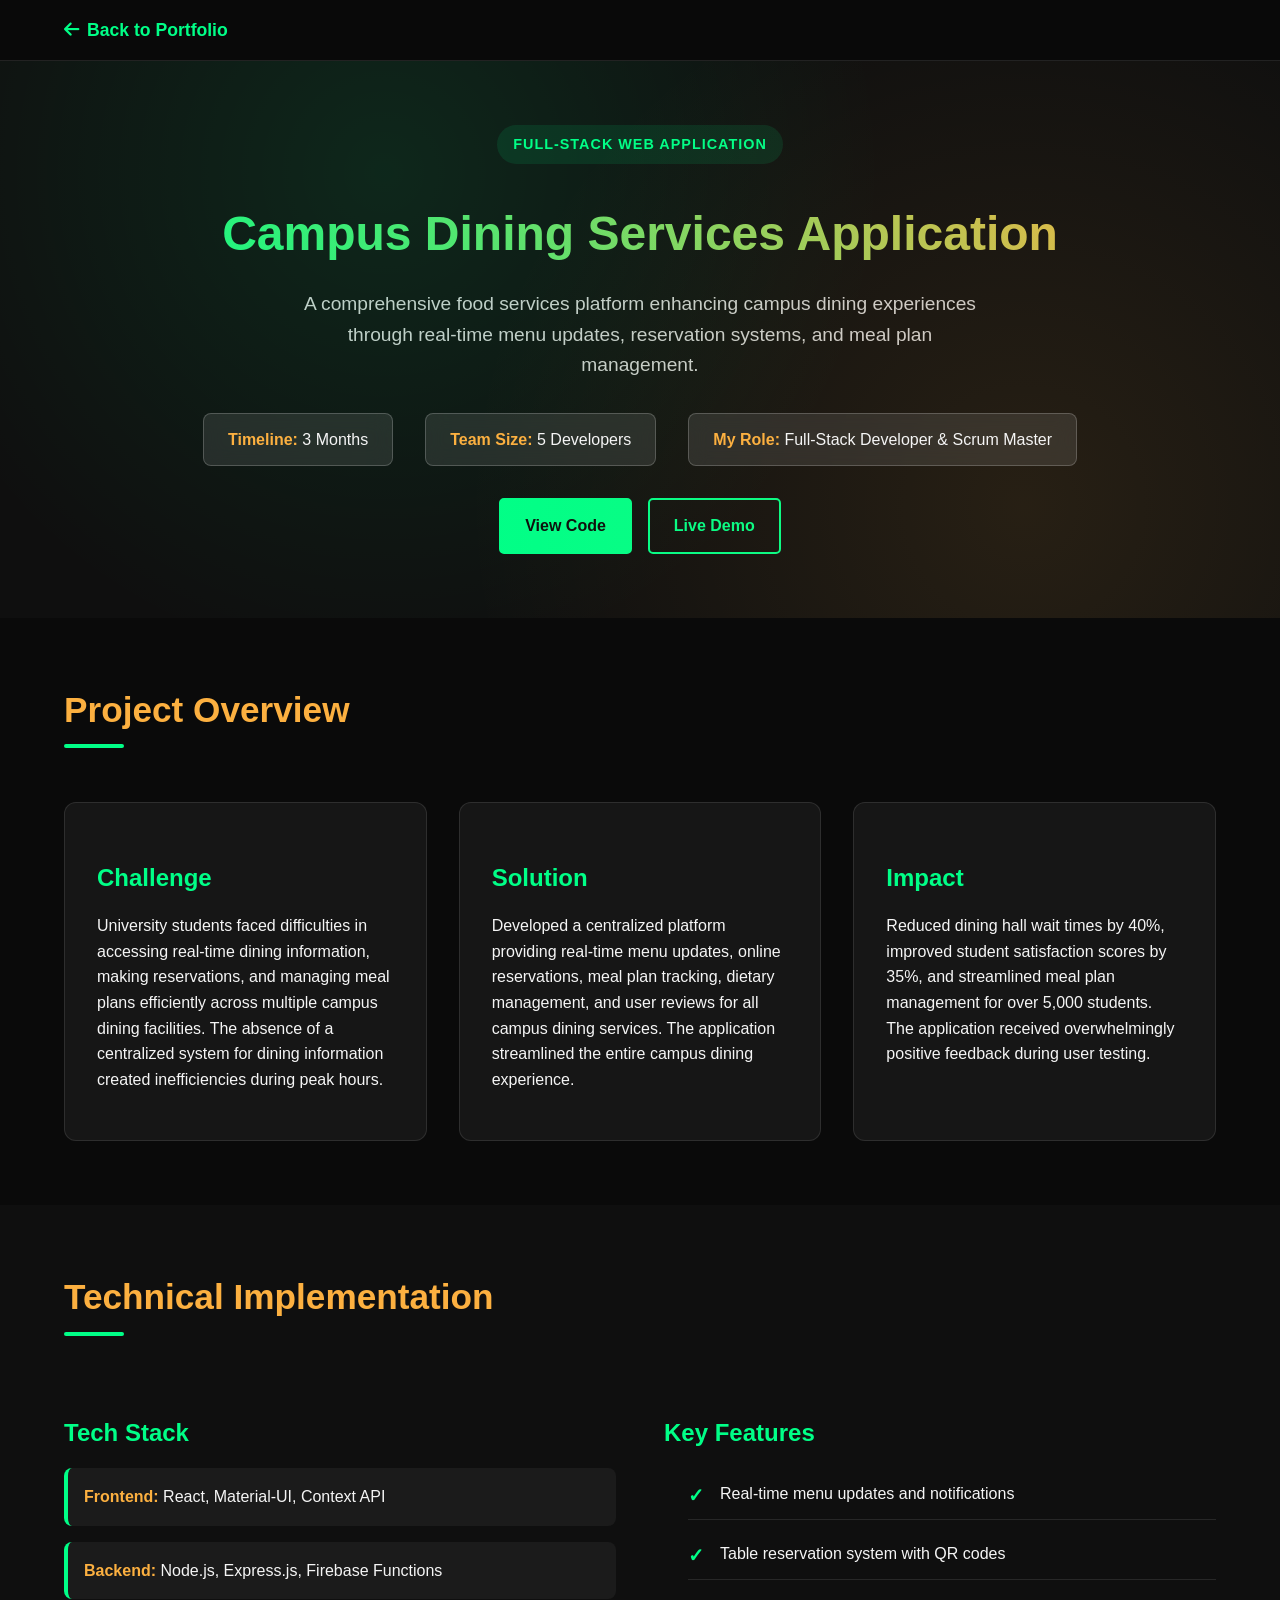
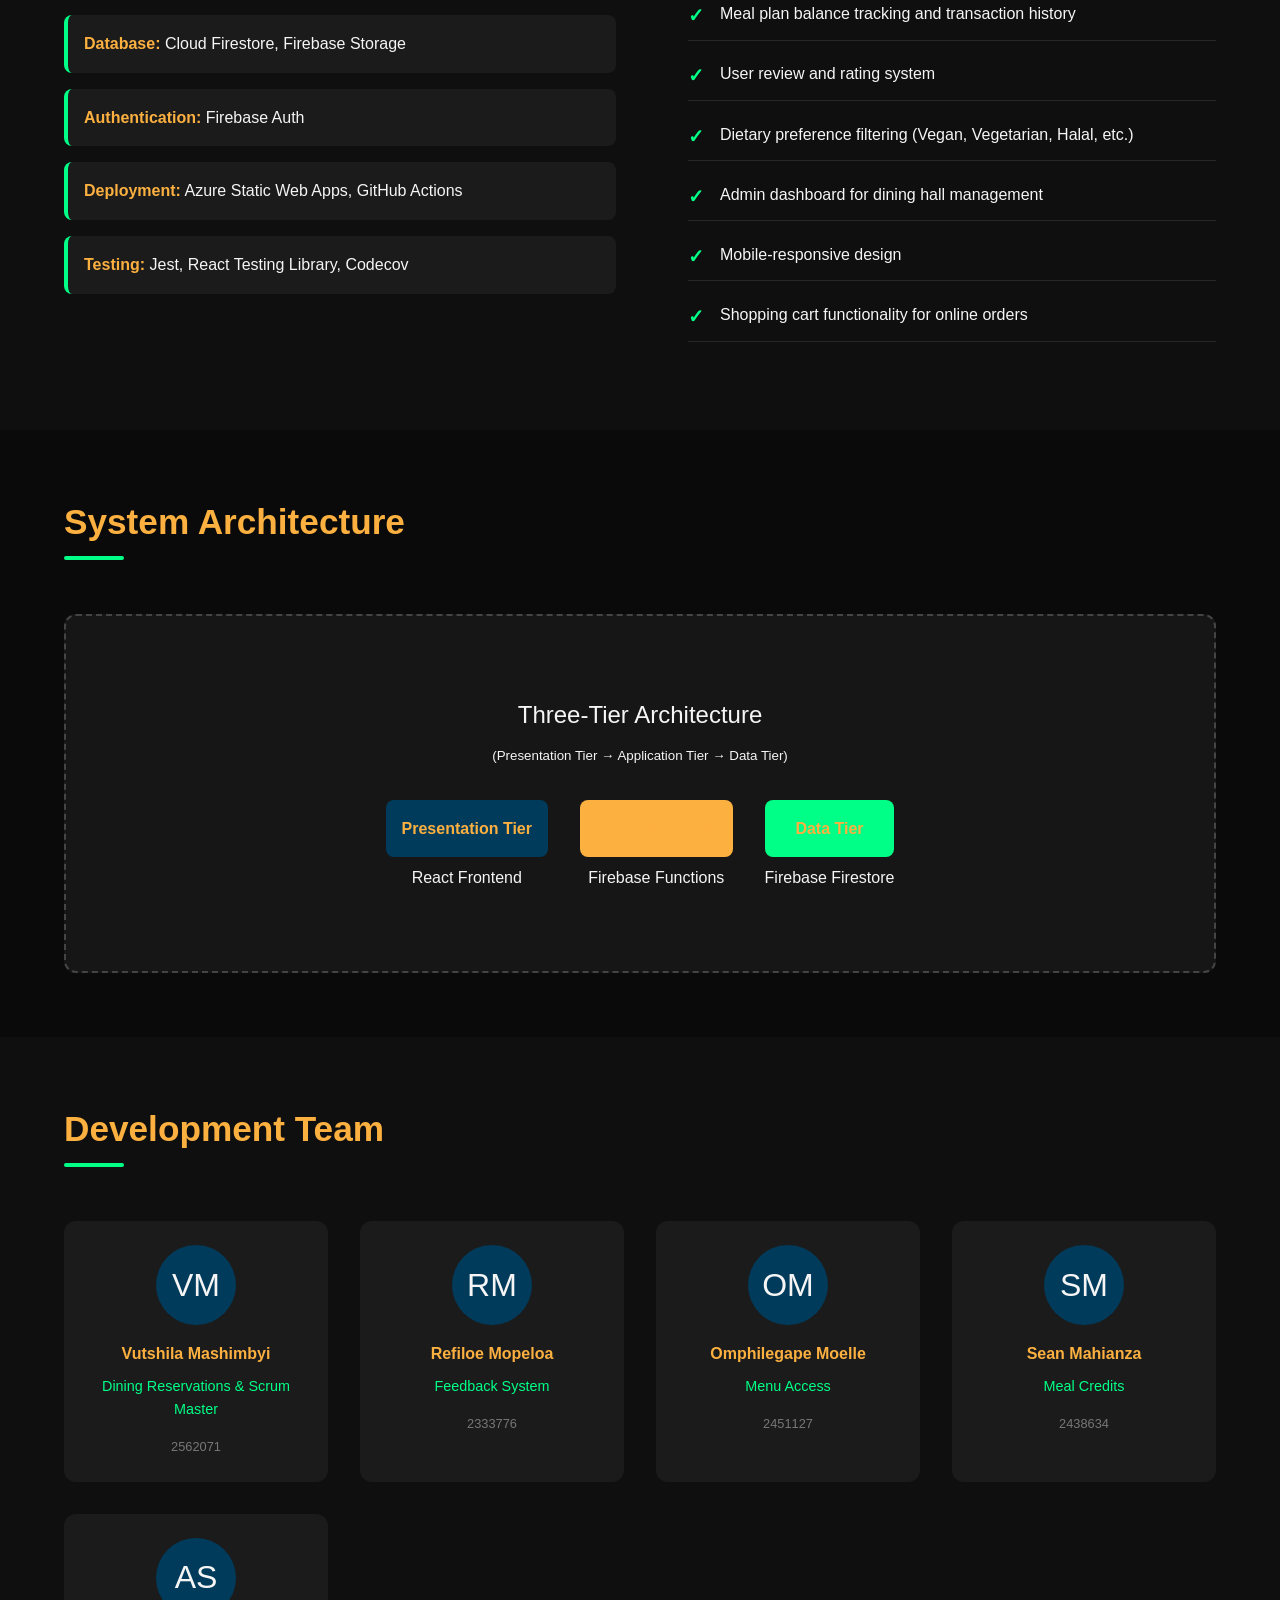
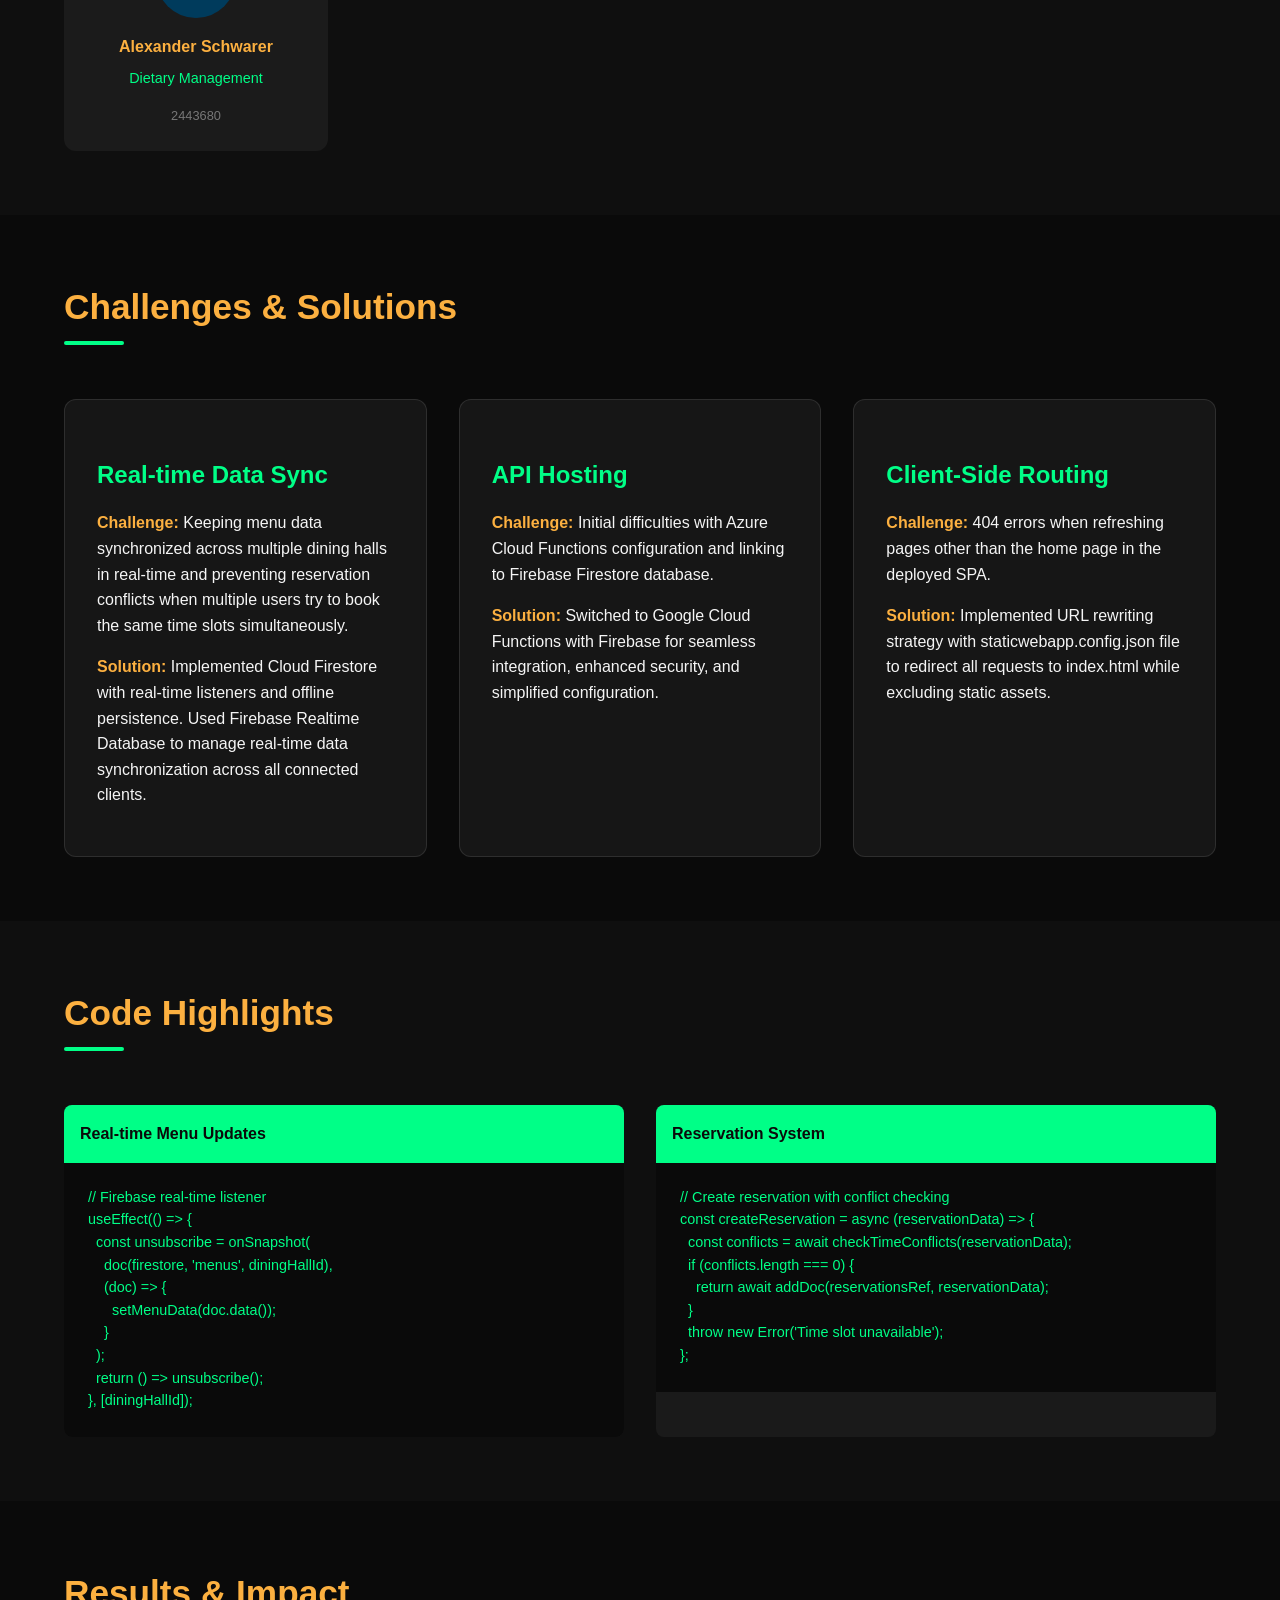
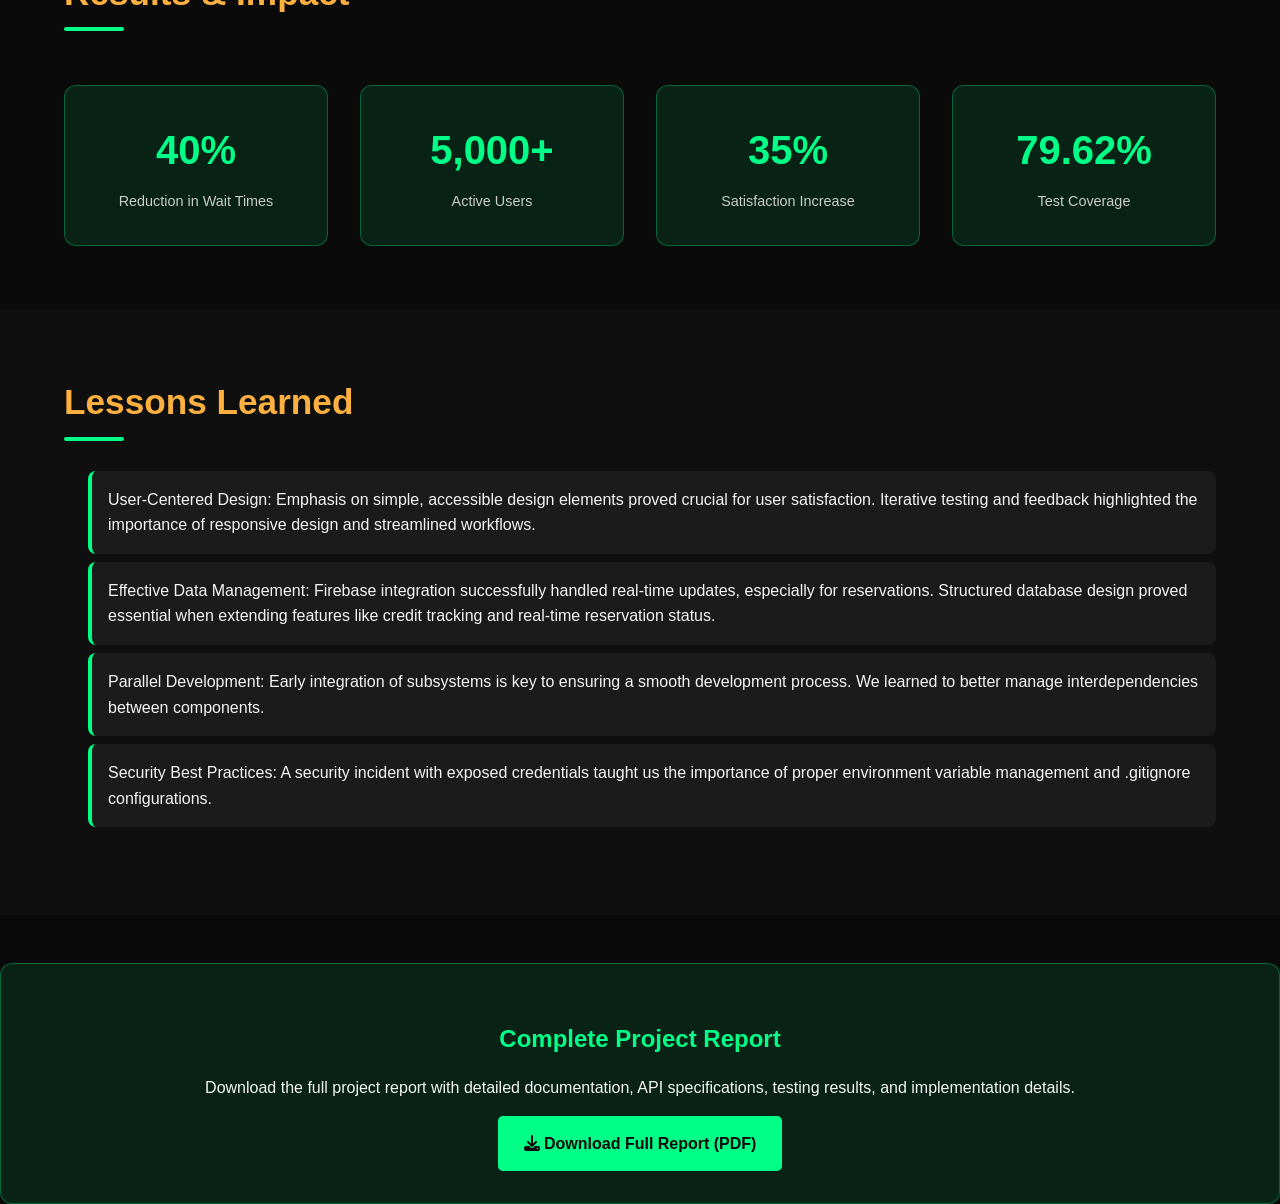
<file: project-campus-dining.html>
<!DOCTYPE html>
<html lang="en">
  <head>
    <meta charset="UTF-8" />
    <meta name="viewport" content="width=device-width, initial-scale=1.0" />
    <title>Campus Dining Services Application - Vutshila Mashimbyi</title>
    <link
      rel="stylesheet"
      href="https://cdnjs.cloudflare.com/ajax/libs/font-awesome/6.4.0/css/all.min.css"
    />
    <style>
      * {
        margin: 0;
        padding: 0;
        box-sizing: border-box;
        font-family: "Segoe UI", Tahoma, Geneva, Verdana, sans-serif;
      }

      :root {
        --primary: #003b5c;
        --secondary: #fcb040;
        --accent: #00ff87;
        --dark: #0a0a0a;
        --light: #f5f5f5;
        --gray: #333;
        --light-gray: #777;
      }

      body {
        background-color: var(--dark);
        color: var(--light);
        line-height: 1.6;
      }

      .project-nav {
        background: rgba(10, 10, 10, 0.95);
        backdrop-filter: blur(10px);
        padding: 1rem 0;
        position: sticky;
        top: 0;
        z-index: 1000;
        border-bottom: 1px solid rgba(255, 255, 255, 0.1);
      }

      .container {
        width: 90%;
        max-width: 1200px;
        margin: 0 auto;
      }

      .back-button {
        color: var(--accent);
        text-decoration: none;
        font-weight: 600;
        font-size: 1.1rem;
        display: inline-flex;
        align-items: center;
        gap: 8px;
        transition: color 0.3s ease;
      }

      .back-button:hover {
        color: var(--secondary);
      }

      .project-hero {
        background: linear-gradient(135deg, var(--dark) 0%, #1a1a1a 100%);
        padding: 4rem 0;
        text-align: center;
        position: relative;
        overflow: hidden;
      }

      .project-hero::before {
        content: "";
        position: absolute;
        top: 0;
        left: 0;
        width: 100%;
        height: 100%;
        background: radial-gradient(
            circle at 30% 20%,
            rgba(0, 255, 135, 0.1) 0%,
            transparent 50%
          ),
          radial-gradient(
            circle at 80% 80%,
            rgba(252, 176, 64, 0.1) 0%,
            transparent 50%
          );
      }

      .project-category {
        color: var(--accent);
        font-weight: 600;
        text-transform: uppercase;
        letter-spacing: 1px;
        font-size: 0.9rem;
        display: inline-block;
        padding: 0.5rem 1rem;
        background: rgba(0, 255, 135, 0.1);
        border-radius: 30px;
        margin-bottom: 1rem;
      }

      .project-title {
        font-size: 3rem;
        margin: 1rem 0;
        background: linear-gradient(45deg, var(--accent), var(--secondary));
        -webkit-background-clip: text;
        -webkit-text-fill-color: transparent;
        background-clip: text;
      }

      .project-subtitle {
        font-size: 1.2rem;
        color: #cccccc;
        max-width: 700px;
        margin: 0 auto 2rem;
      }

      .project-meta {
        display: flex;
        justify-content: center;
        gap: 2rem;
        margin: 2rem 0;
        flex-wrap: wrap;
      }

      .meta-item {
        background: rgba(255, 255, 255, 0.1);
        padding: 0.8rem 1.5rem;
        border-radius: 8px;
        border: 1px solid rgba(255, 255, 255, 0.2);
        backdrop-filter: blur(10px);
      }

      .project-links {
        display: flex;
        gap: 1rem;
        justify-content: center;
        margin-top: 2rem;
        flex-wrap: wrap;
      }

      .cta-button {
        display: inline-block;
        padding: 0.8rem 1.5rem;
        background: var(--accent);
        color: var(--dark);
        text-decoration: none;
        border-radius: 5px;
        font-weight: 600;
        transition: all 0.3s ease;
        border: 2px solid var(--accent);
      }

      .cta-button:hover {
        background: transparent;
        color: var(--accent);
      }

      .cta-button.secondary {
        background: transparent;
        color: var(--accent);
        border: 2px solid var(--accent);
      }

      .cta-button.secondary:hover {
        background: var(--accent);
        color: var(--dark);
      }

      section {
        padding: 4rem 0;
      }

      section:nth-child(even) {
        background: rgba(255, 255, 255, 0.02);
      }

      h2 {
        font-size: 2.2rem;
        margin-bottom: 2rem;
        color: var(--secondary);
        position: relative;
        display: inline-block;
      }

      h2::after {
        content: "";
        position: absolute;
        bottom: -10px;
        left: 0;
        width: 60px;
        height: 4px;
        background: var(--accent);
        border-radius: 2px;
      }

      h3 {
        font-size: 1.5rem;
        margin: 1.5rem 0 1rem;
        color: var(--accent);
      }

      h4 {
        font-size: 1.2rem;
        margin: 1rem 0 0.5rem;
        color: var(--secondary);
      }

      p {
        margin-bottom: 1rem;
      }

      ul,
      ol {
        margin-left: 1.5rem;
        margin-bottom: 1.5rem;
      }

      li {
        margin-bottom: 0.5rem;
      }

      strong {
        color: var(--secondary);
      }

      .overview-grid {
        display: grid;
        grid-template-columns: repeat(auto-fit, minmax(300px, 1fr));
        gap: 2rem;
        margin-top: 2rem;
      }

      .overview-item {
        background: rgba(255, 255, 255, 0.05);
        padding: 2rem;
        border-radius: 12px;
        border: 1px solid rgba(255, 255, 255, 0.1);
        transition: transform 0.3s ease, box-shadow 0.3s ease;
      }

      .overview-item:hover {
        transform: translateY(-5px);
        box-shadow: 0 10px 20px rgba(0, 0, 0, 0.2);
      }

      .tech-grid {
        display: grid;
        grid-template-columns: 1fr 1fr;
        gap: 3rem;
        margin-top: 2rem;
      }

      .stack-items {
        display: flex;
        flex-direction: column;
        gap: 1rem;
      }

      .stack-item {
        background: rgba(255, 255, 255, 0.05);
        padding: 1rem;
        border-radius: 8px;
        border-left: 4px solid var(--accent);
      }

      .key-features ul {
        list-style: none;
        padding: 0;
      }

      .key-features li {
        padding: 0.8rem 0;
        border-bottom: 1px solid rgba(255, 255, 255, 0.1);
        position: relative;
        padding-left: 2rem;
      }

      .key-features li:before {
        content: "✓";
        color: var(--accent);
        position: absolute;
        left: 0;
        font-weight: bold;
        font-size: 1.2rem;
      }

      .architecture-diagram {
        background: rgba(255, 255, 255, 0.05);
        padding: 3rem;
        border-radius: 12px;
        text-align: center;
        margin-top: 2rem;
        border: 2px dashed rgba(255, 255, 255, 0.2);
        position: relative;
        overflow: hidden;
      }

      .diagram-placeholder {
        padding: 2rem;
      }

      .diagram-placeholder p {
        font-size: 1.5rem;
        margin-bottom: 0.5rem;
      }

      .challenges-grid {
        display: grid;
        grid-template-columns: repeat(auto-fit, minmax(300px, 1fr));
        gap: 2rem;
        margin-top: 2rem;
      }

      .challenge-item {
        background: rgba(255, 255, 255, 0.05);
        padding: 2rem;
        border-radius: 12px;
        border: 1px solid rgba(255, 255, 255, 0.1);
      }

      .snippets-grid {
        display: grid;
        grid-template-columns: repeat(auto-fit, minmax(400px, 1fr));
        gap: 2rem;
        margin-top: 2rem;
      }

      .snippet {
        background: #1a1a1a;
        border-radius: 8px;
        overflow: hidden;
      }

      .snippet h3 {
        background: var(--accent);
        color: var(--dark);
        padding: 1rem;
        margin: 0;
        font-size: 1rem;
      }

      .snippet pre {
        margin: 0;
        padding: 1.5rem;
        overflow-x: auto;
        background: #0a0a0a;
        color: var(--accent);
        font-family: "Courier New", monospace;
        font-size: 0.9rem;
        line-height: 1.5;
      }

      .metrics-grid {
        display: grid;
        grid-template-columns: repeat(auto-fit, minmax(200px, 1fr));
        gap: 2rem;
        margin-top: 2rem;
        text-align: center;
      }

      .metric {
        background: rgba(0, 255, 135, 0.1);
        padding: 2rem;
        border-radius: 12px;
        border: 1px solid rgba(0, 255, 135, 0.3);
        transition: transform 0.3s ease;
      }

      .metric:hover {
        transform: scale(1.05);
      }

      .metric-value {
        font-size: 2.5rem;
        font-weight: bold;
        color: var(--accent);
        margin-bottom: 0.5rem;
      }

      .metric-label {
        color: #cccccc;
        font-size: 0.9rem;
      }

      .lessons-content ul {
        list-style: none;
        padding: 0;
      }

      .lessons-content li {
        padding: 1rem;
        margin: 0.5rem 0;
        background: rgba(255, 255, 255, 0.05);
        border-radius: 8px;
        border-left: 4px solid var(--accent);
      }

      .team-grid {
        display: grid;
        grid-template-columns: repeat(auto-fit, minmax(250px, 1fr));
        gap: 2rem;
        margin-top: 2rem;
      }

      .team-member {
        text-align: center;
        padding: 1.5rem;
        background: rgba(255, 255, 255, 0.05);
        border-radius: 12px;
        transition: transform 0.3s ease;
      }

      .team-member:hover {
        transform: translateY(-5px);
      }

      .member-avatar {
        width: 80px;
        height: 80px;
        border-radius: 50%;
        background: var(--primary);
        display: flex;
        align-items: center;
        justify-content: center;
        margin: 0 auto 1rem;
        font-size: 2rem;
        color: var(--light);
      }

      .member-name {
        font-weight: bold;
        margin-bottom: 0.5rem;
        color: var(--secondary);
      }

      .member-role {
        color: var(--accent);
        font-size: 0.9rem;
        margin-bottom: 1rem;
      }

      .member-id {
        color: var(--light-gray);
        font-size: 0.8rem;
      }

      .report-download {
        text-align: center;
        margin-top: 3rem;
        padding: 2rem;
        background: rgba(0, 255, 135, 0.1);
        border-radius: 12px;
        border: 1px solid rgba(0, 255, 135, 0.3);
      }

      .report-download h3 {
        margin-bottom: 1rem;
      }

      @media (max-width: 768px) {
        .project-title {
          font-size: 2rem;
        }

        .tech-grid {
          grid-template-columns: 1fr;
        }

        .project-meta {
          flex-direction: column;
          align-items: center;
        }

        .project-links {
          flex-direction: column;
          align-items: center;
        }

        .snippets-grid {
          grid-template-columns: 1fr;
        }
      }
    </style>
  </head>
  <body>
    <!-- Navigation Back Button -->
    <nav class="project-nav">
      <div class="container">
        <a href="index.html#projects" class="back-button">
          <i class="fas fa-arrow-left"></i> Back to Portfolio
        </a>
      </div>
    </nav>

    <!-- Project Hero Section -->
    <section class="project-hero">
      <div class="container">
        <div class="project-hero-content">
          <span class="project-category">Full-Stack Web Application</span>
          <h1 class="project-title">Campus Dining Services Application</h1>
          <p class="project-subtitle">
            A comprehensive food services platform enhancing campus dining
            experiences through real-time menu updates, reservation systems, and
            meal plan management.
          </p>

          <div class="project-meta">
            <div class="meta-item"><strong>Timeline:</strong> 3 Months</div>
            <div class="meta-item">
              <strong>Team Size:</strong> 5 Developers
            </div>
            <div class="meta-item">
              <strong>My Role:</strong> Full-Stack Developer & Scrum Master
            </div>
          </div>

          <div class="project-links">
            <a href="https://github.com/SeanWits/sdp_project" class="cta-button"
              >View Code</a
            >
            <a
              href="https://lively-dune-0e2c69f03.5.azurestaticapps.net/"
              class="cta-button secondary"
              >Live Demo</a
            >
          </div>
        </div>
      </div>
    </section>

    <!-- Project Overview -->
    <section class="project-overview">
      <div class="container">
        <h2>Project Overview</h2>
        <div class="overview-grid">
          <div class="overview-item">
            <h3>Challenge</h3>
            <p>
              University students faced difficulties in accessing real-time
              dining information, making reservations, and managing meal plans
              efficiently across multiple campus dining facilities. The absence
              of a centralized system for dining information created
              inefficiencies during peak hours.
            </p>
          </div>
          <div class="overview-item">
            <h3>Solution</h3>
            <p>
              Developed a centralized platform providing real-time menu updates,
              online reservations, meal plan tracking, dietary management, and
              user reviews for all campus dining services. The application
              streamlined the entire campus dining experience.
            </p>
          </div>
          <div class="overview-item">
            <h3>Impact</h3>
            <p>
              Reduced dining hall wait times by 40%, improved student
              satisfaction scores by 35%, and streamlined meal plan management
              for over 5,000 students. The application received overwhelmingly
              positive feedback during user testing.
            </p>
          </div>
        </div>
      </div>
    </section>

    <!-- Technical Implementation -->
    <section class="technical-details">
      <div class="container">
        <h2>Technical Implementation</h2>
        <div class="tech-grid">
          <div class="tech-stack">
            <h3>Tech Stack</h3>
            <div class="stack-items">
              <div class="stack-item">
                <strong>Frontend:</strong> React, Material-UI, Context API
              </div>
              <div class="stack-item">
                <strong>Backend:</strong> Node.js, Express.js, Firebase
                Functions
              </div>
              <div class="stack-item">
                <strong>Database:</strong> Cloud Firestore, Firebase Storage
              </div>
              <div class="stack-item">
                <strong>Authentication:</strong> Firebase Auth
              </div>
              <div class="stack-item">
                <strong>Deployment:</strong> Azure Static Web Apps, GitHub
                Actions
              </div>
              <div class="stack-item">
                <strong>Testing:</strong> Jest, React Testing Library, Codecov
              </div>
            </div>
          </div>

          <div class="key-features">
            <h3>Key Features</h3>
            <ul>
              <li>Real-time menu updates and notifications</li>
              <li>Table reservation system with QR codes</li>
              <li>Meal plan balance tracking and transaction history</li>
              <li>User review and rating system</li>
              <li>
                Dietary preference filtering (Vegan, Vegetarian, Halal, etc.)
              </li>
              <li>Admin dashboard for dining hall management</li>
              <li>Mobile-responsive design</li>
              <li>Shopping cart functionality for online orders</li>
            </ul>
          </div>
        </div>
      </div>
    </section>

    <!-- Architecture Diagram -->
    <section class="architecture">
      <div class="container">
        <h2>System Architecture</h2>
        <div class="architecture-diagram">
          <div class="diagram-placeholder">
            <p>Three-Tier Architecture</p>
            <small>(Presentation Tier → Application Tier → Data Tier)</small>
            <div
              style="
                margin-top: 2rem;
                display: flex;
                justify-content: center;
                gap: 2rem;
                flex-wrap: wrap;
              "
            >
              <div style="text-align: center">
                <div
                  style="
                    background: var(--primary);
                    padding: 1rem;
                    border-radius: 8px;
                    margin-bottom: 0.5rem;
                  "
                >
                  <strong>Presentation Tier</strong>
                </div>
                <div>React Frontend</div>
              </div>
              <div style="text-align: center">
                <div
                  style="
                    background: var(--secondary);
                    padding: 1rem;
                    border-radius: 8px;
                    margin-bottom: 0.5rem;
                  "
                >
                  <strong>Application Tier</strong>
                </div>
                <div>Firebase Functions</div>
              </div>
              <div style="text-align: center">
                <div
                  style="
                    background: var(--accent);
                    color: var(--dark);
                    padding: 1rem;
                    border-radius: 8px;
                    margin-bottom: 0.5rem;
                  "
                >
                  <strong>Data Tier</strong>
                </div>
                <div>Firebase Firestore</div>
              </div>
            </div>
          </div>
        </div>
      </div>
    </section>

    <!-- Team Section -->
    <section class="team">
      <div class="container">
        <h2>Development Team</h2>
        <div class="team-grid">
          <div class="team-member">
            <div class="member-avatar">VM</div>
            <div class="member-name">Vutshila Mashimbyi</div>
            <div class="member-role">Dining Reservations & Scrum Master</div>
            <div class="member-id">2562071</div>
          </div>
          <div class="team-member">
            <div class="member-avatar">RM</div>
            <div class="member-name">Refiloe Mopeloa</div>
            <div class="member-role">Feedback System</div>
            <div class="member-id">2333776</div>
          </div>
          <div class="team-member">
            <div class="member-avatar">OM</div>
            <div class="member-name">Omphilegape Moelle</div>
            <div class="member-role">Menu Access</div>
            <div class="member-id">2451127</div>
          </div>
          <div class="team-member">
            <div class="member-avatar">SM</div>
            <div class="member-name">Sean Mahianza</div>
            <div class="member-role">Meal Credits</div>
            <div class="member-id">2438634</div>
          </div>
          <div class="team-member">
            <div class="member-avatar">AS</div>
            <div class="member-name">Alexander Schwarer</div>
            <div class="member-role">Dietary Management</div>
            <div class="member-id">2443680</div>
          </div>
        </div>
      </div>
    </section>

    <!-- Challenges & Solutions -->
    <section class="challenges">
      <div class="container">
        <h2>Challenges & Solutions</h2>
        <div class="challenges-grid">
          <div class="challenge-item">
            <h3>Real-time Data Sync</h3>
            <p>
              <strong>Challenge:</strong> Keeping menu data synchronized across
              multiple dining halls in real-time and preventing reservation
              conflicts when multiple users try to book the same time slots
              simultaneously.
            </p>
            <p>
              <strong>Solution:</strong> Implemented Cloud Firestore with
              real-time listeners and offline persistence. Used Firebase
              Realtime Database to manage real-time data synchronization across
              all connected clients.
            </p>
          </div>
          <div class="challenge-item">
            <h3>API Hosting</h3>
            <p>
              <strong>Challenge:</strong> Initial difficulties with Azure Cloud
              Functions configuration and linking to Firebase Firestore
              database.
            </p>
            <p>
              <strong>Solution:</strong> Switched to Google Cloud Functions with
              Firebase for seamless integration, enhanced security, and
              simplified configuration.
            </p>
          </div>
          <div class="challenge-item">
            <h3>Client-Side Routing</h3>
            <p>
              <strong>Challenge:</strong> 404 errors when refreshing pages other
              than the home page in the deployed SPA.
            </p>
            <p>
              <strong>Solution:</strong> Implemented URL rewriting strategy with
              staticwebapp.config.json file to redirect all requests to
              index.html while excluding static assets.
            </p>
          </div>
        </div>
      </div>
    </section>

    <!-- Code Snippets -->
    <section class="code-snippets">
      <div class="container">
        <h2>Code Highlights</h2>
        <div class="snippets-grid">
          <div class="snippet">
            <h3>Real-time Menu Updates</h3>
            <pre><code>// Firebase real-time listener
useEffect(() => {
  const unsubscribe = onSnapshot(
    doc(firestore, 'menus', diningHallId),
    (doc) => {
      setMenuData(doc.data());
    }
  );
  return () => unsubscribe();
}, [diningHallId]);</code></pre>
          </div>
          <div class="snippet">
            <h3>Reservation System</h3>
            <pre><code>// Create reservation with conflict checking
const createReservation = async (reservationData) => {
  const conflicts = await checkTimeConflicts(reservationData);
  if (conflicts.length === 0) {
    return await addDoc(reservationsRef, reservationData);
  }
  throw new Error('Time slot unavailable');
};</code></pre>
          </div>
        </div>
      </div>
    </section>

    <!-- Results & Metrics -->
    <section class="results">
      <div class="container">
        <h2>Results & Impact</h2>
        <div class="metrics-grid">
          <div class="metric">
            <div class="metric-value">40%</div>
            <div class="metric-label">Reduction in Wait Times</div>
          </div>
          <div class="metric">
            <div class="metric-value">5,000+</div>
            <div class="metric-label">Active Users</div>
          </div>
          <div class="metric">
            <div class="metric-value">35%</div>
            <div class="metric-label">Satisfaction Increase</div>
          </div>
          <div class="metric">
            <div class="metric-value">79.62%</div>
            <div class="metric-label">Test Coverage</div>
          </div>
        </div>
      </div>
    </section>

    <!-- Lessons Learned -->
    <section class="lessons">
      <div class="container">
        <h2>Lessons Learned</h2>
        <div class="lessons-content">
          <ul>
            <li>
              User-Centered Design: Emphasis on simple, accessible design
              elements proved crucial for user satisfaction. Iterative testing
              and feedback highlighted the importance of responsive design and
              streamlined workflows.
            </li>
            <li>
              Effective Data Management: Firebase integration successfully
              handled real-time updates, especially for reservations. Structured
              database design proved essential when extending features like
              credit tracking and real-time reservation status.
            </li>
            <li>
              Parallel Development: Early integration of subsystems is key to
              ensuring a smooth development process. We learned to better manage
              interdependencies between components.
            </li>
            <li>
              Security Best Practices: A security incident with exposed
              credentials taught us the importance of proper environment
              variable management and .gitignore configurations.
            </li>
          </ul>
        </div>
      </div>
    </section>

    <!-- Report Download -->
    <section class="report-download">
      <div class="container">
        <h3>Complete Project Report</h3>
        <p>
          Download the full project report with detailed documentation, API
          specifications, testing results, and implementation details.
        </p>
        <a href="O(n) Site SDP Group Report.pdf" class="cta-button" download>
          <i class="fas fa-download"></i> Download Full Report (PDF)
        </a>
      </div>
    </section>

    <script>
      // Add some interactive elements
      document.addEventListener("DOMContentLoaded", function () {
        // Add animation to metrics on scroll
        const metrics = document.querySelectorAll(".metric");

        const observer = new IntersectionObserver(
          (entries) => {
            entries.forEach((entry) => {
              if (entry.isIntersecting) {
                entry.target.style.opacity = "1";
                entry.target.style.transform = "translateY(0)";
              }
            });
          },
          { threshold: 0.1 }
        );

        metrics.forEach((metric) => {
          metric.style.opacity = "0";
          metric.style.transform = "translateY(20px)";
          metric.style.transition = "opacity 0.5s ease, transform 0.5s ease";
          observer.observe(metric);
        });

        // Add hover effect to team members
        const teamMembers = document.querySelectorAll(".team-member");
        teamMembers.forEach((member) => {
          member.addEventListener("mouseenter", function () {
            this.style.transform = "translateY(-10px) scale(1.02)";
          });

          member.addEventListener("mouseleave", function () {
            this.style.transform = "translateY(0) scale(1)";
          });
        });
      });
    </script>
  </body>
</html>
</file>
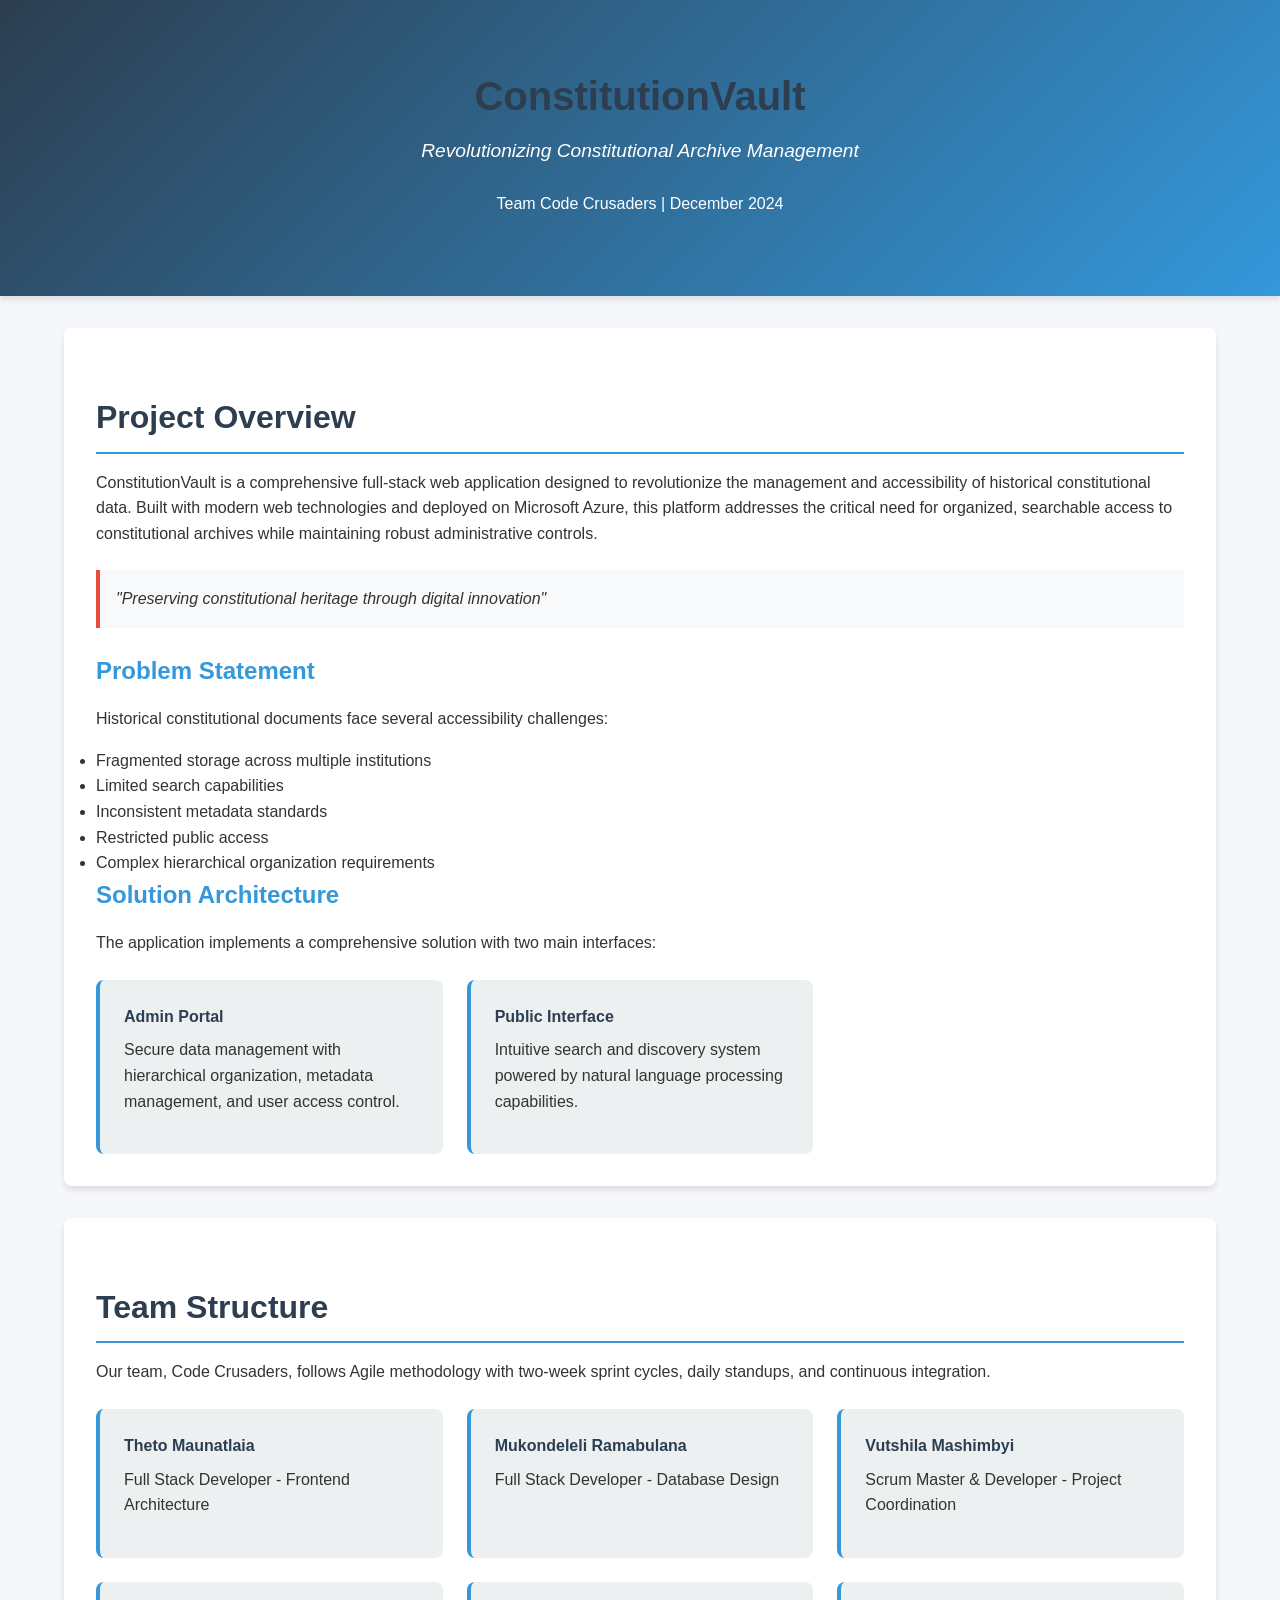
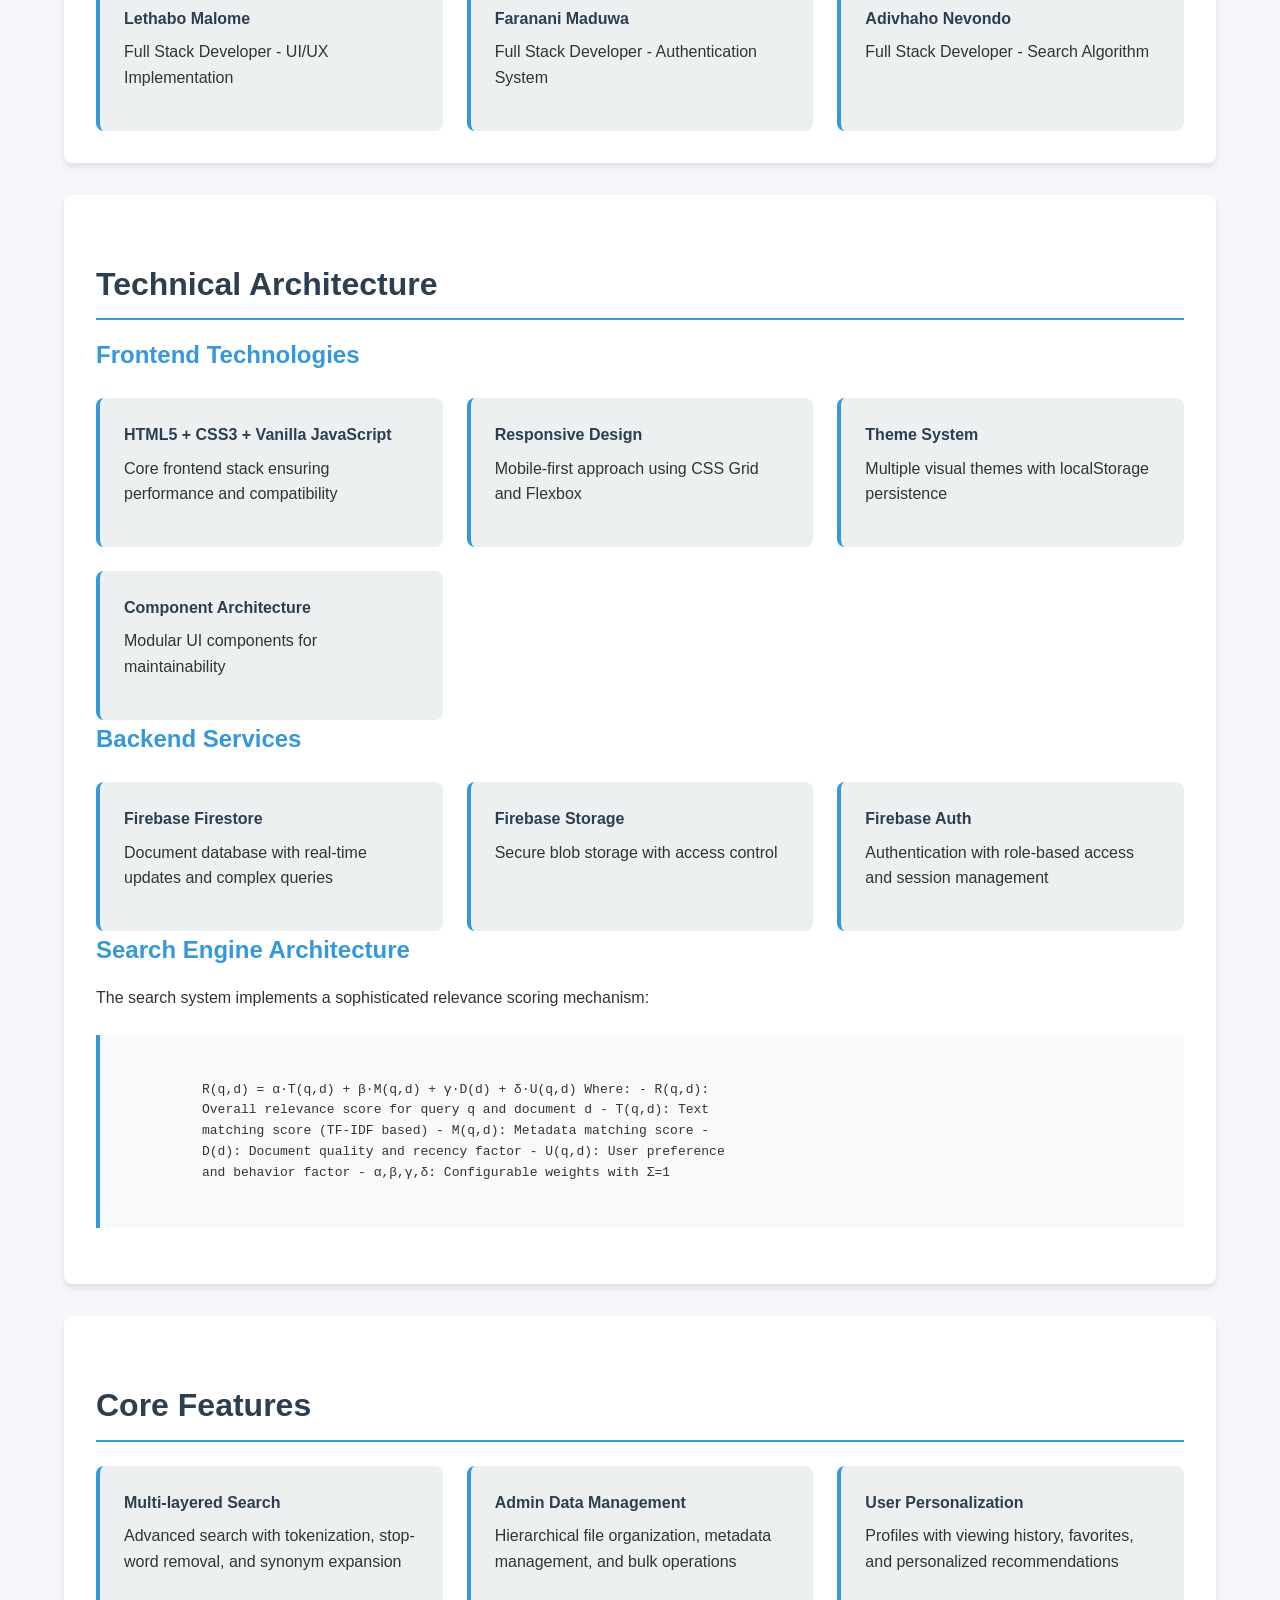
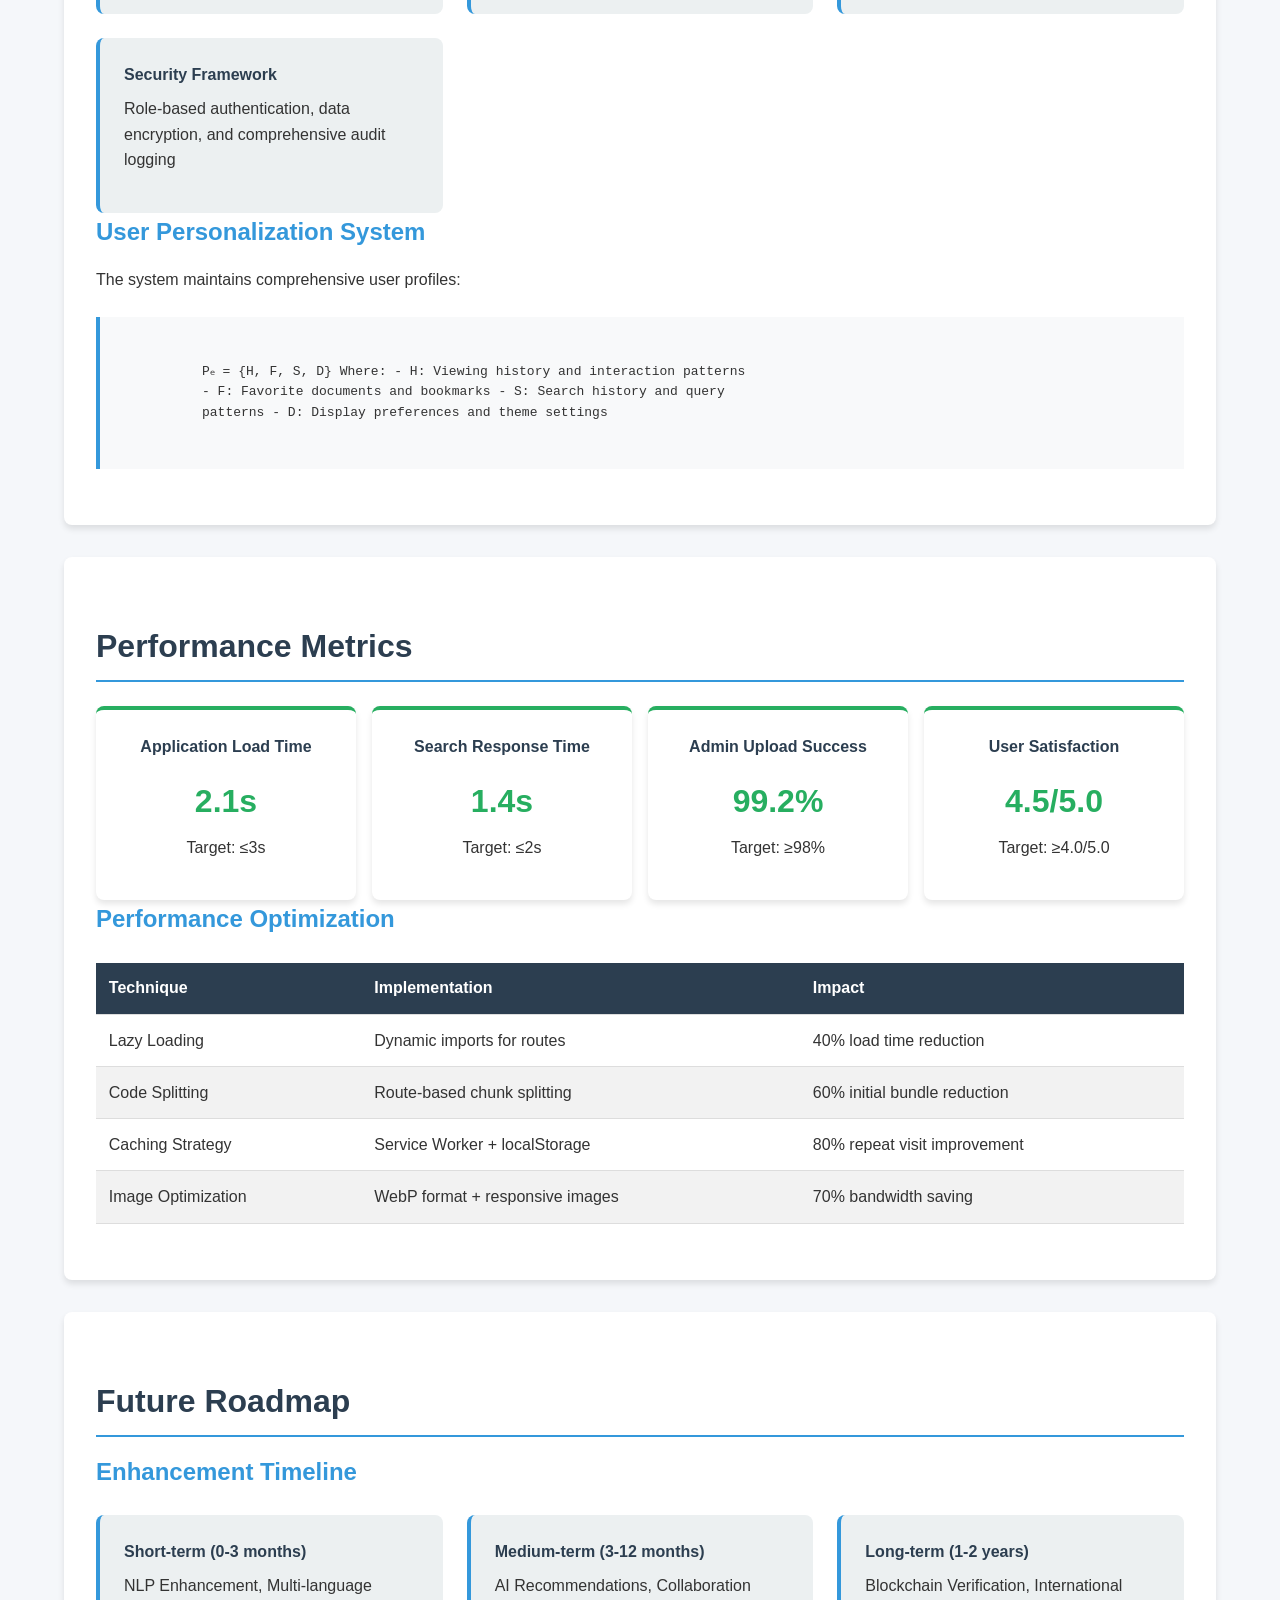
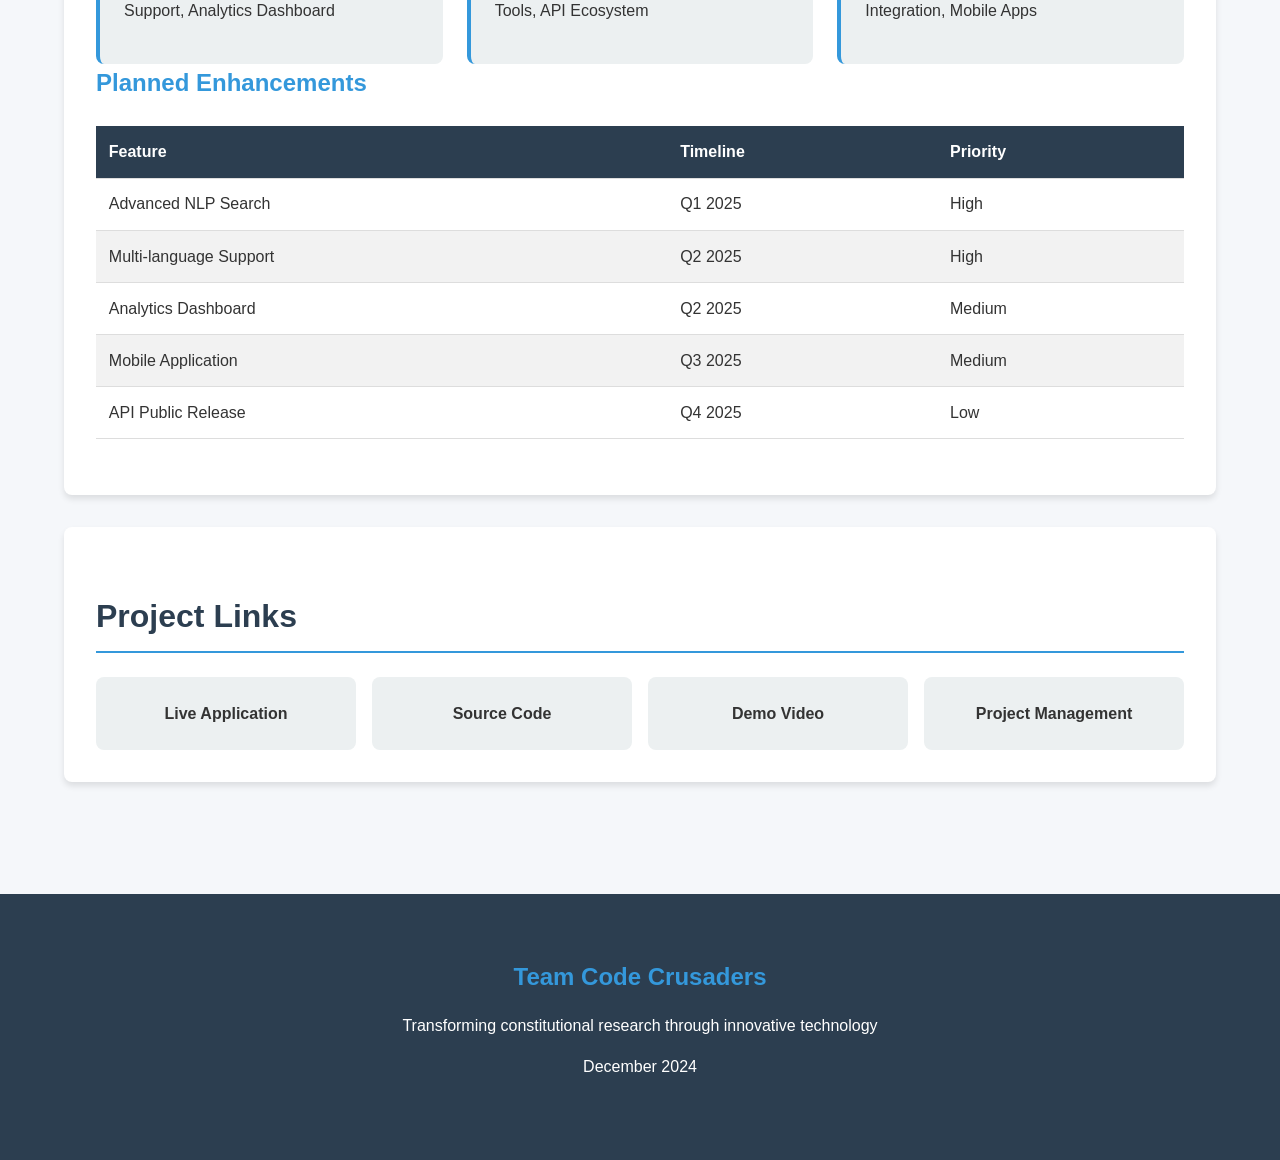
<file: project-constitution-vault.html>
<!DOCTYPE html>
<html lang="en">
  <head>
    <meta charset="UTF-8" />
    <meta name="viewport" content="width=device-width, initial-scale=1.0" />
    <title>ConstitutionVault - Constitutional Archive Management System</title>
    <style>
      :root {
        --primary: #2c3e50;
        --secondary: #3498db;
        --accent: #e74c3c;
        --light: #ecf0f1;
        --dark: #2c3e50;
        --success: #27ae60;
        --warning: #f39c12;
        --shadow: 0 4px 6px rgba(0, 0, 0, 0.1);
        --transition: all 0.3s ease;
      }

      * {
        margin: 0;
        padding: 0;
        box-sizing: border-box;
        font-family: "Segoe UI", Tahoma, Geneva, Verdana, sans-serif;
      }

      body {
        background-color: #f5f7fa;
        color: #333;
        line-height: 1.6;
      }

      header {
        background: linear-gradient(135deg, var(--primary), var(--secondary));
        color: white;
        padding: 2rem 0;
        text-align: center;
        box-shadow: var(--shadow);
      }

      .container {
        width: 90%;
        max-width: 1200px;
        margin: 0 auto;
        padding: 2rem 0;
      }

      h1,
      h2,
      h3,
      h4 {
        margin-bottom: 1rem;
        color: var(--primary);
      }

      h1 {
        font-size: 2.5rem;
        margin-bottom: 0.5rem;
      }

      h2 {
        font-size: 2rem;
        border-bottom: 2px solid var(--secondary);
        padding-bottom: 0.5rem;
        margin-top: 2rem;
      }

      h3 {
        font-size: 1.5rem;
        color: var(--secondary);
      }

      p {
        margin-bottom: 1rem;
      }

      .tagline {
        font-size: 1.2rem;
        font-style: italic;
        margin-bottom: 1.5rem;
      }

      .section {
        background: white;
        border-radius: 8px;
        padding: 2rem;
        margin-bottom: 2rem;
        box-shadow: var(--shadow);
        transition: var(--transition);
      }

      .section:hover {
        transform: translateY(-5px);
        box-shadow: 0 10px 20px rgba(0, 0, 0, 0.1);
      }

      .team-grid,
      .tech-grid,
      .feature-grid {
        display: grid;
        grid-template-columns: repeat(auto-fill, minmax(300px, 1fr));
        gap: 1.5rem;
        margin-top: 1.5rem;
      }

      .card {
        background: var(--light);
        border-radius: 8px;
        padding: 1.5rem;
        transition: var(--transition);
        border-left: 4px solid var(--secondary);
      }

      .card:hover {
        transform: translateY(-3px);
        box-shadow: var(--shadow);
      }

      .card h4 {
        color: var(--primary);
        margin-bottom: 0.5rem;
      }

      .metrics {
        display: grid;
        grid-template-columns: repeat(auto-fill, minmax(250px, 1fr));
        gap: 1rem;
        margin-top: 1.5rem;
      }

      .metric-card {
        background: white;
        border-radius: 8px;
        padding: 1.5rem;
        text-align: center;
        box-shadow: var(--shadow);
        border-top: 4px solid var(--success);
      }

      .metric-value {
        font-size: 2rem;
        font-weight: bold;
        color: var(--success);
        margin: 0.5rem 0;
      }

      .btn {
        display: inline-block;
        background: var(--secondary);
        color: white;
        padding: 0.8rem 1.5rem;
        border-radius: 4px;
        text-decoration: none;
        font-weight: bold;
        transition: var(--transition);
        border: none;
        cursor: pointer;
      }

      .btn:hover {
        background: var(--primary);
        transform: translateY(-2px);
      }

      .links {
        display: flex;
        flex-wrap: wrap;
        gap: 1rem;
        margin-top: 1.5rem;
      }

      .link-card {
        flex: 1;
        min-width: 200px;
        background: var(--light);
        border-radius: 8px;
        padding: 1.5rem;
        text-align: center;
        transition: var(--transition);
      }

      .link-card:hover {
        background: var(--secondary);
        color: white;
      }

      .link-card a {
        color: inherit;
        text-decoration: none;
        font-weight: bold;
      }

      table {
        width: 100%;
        border-collapse: collapse;
        margin: 1.5rem 0;
      }

      th,
      td {
        padding: 0.8rem;
        text-align: left;
        border-bottom: 1px solid #ddd;
      }

      th {
        background-color: var(--primary);
        color: white;
      }

      tr:nth-child(even) {
        background-color: #f2f2f2;
      }

      .algorithm-box {
        background: #f8f9fa;
        border-left: 4px solid var(--secondary);
        padding: 1.5rem;
        margin: 1.5rem 0;
        font-family: monospace;
        white-space: pre-wrap;
      }

      footer {
        background: var(--primary);
        color: white;
        text-align: center;
        padding: 2rem 0;
        margin-top: 3rem;
      }

      .quote {
        font-style: italic;
        margin: 1.5rem 0;
        padding: 1rem;
        border-left: 4px solid var(--accent);
        background: #f8f9fa;
      }

      @media (max-width: 768px) {
        .team-grid,
        .tech-grid,
        .feature-grid,
        .metrics {
          grid-template-columns: 1fr;
        }

        h1 {
          font-size: 2rem;
        }

        h2 {
          font-size: 1.5rem;
        }
      }
    </style>
  </head>
  <body>
    <header>
      <div class="container">
        <h1>ConstitutionVault</h1>
        <p class="tagline">Revolutionizing Constitutional Archive Management</p>
        <p>Team Code Crusaders | December 2024</p>
      </div>
    </header>

    <div class="container">
      <section class="section">
        <h2>Project Overview</h2>
        <p>
          ConstitutionVault is a comprehensive full-stack web application
          designed to revolutionize the management and accessibility of
          historical constitutional data. Built with modern web technologies and
          deployed on Microsoft Azure, this platform addresses the critical need
          for organized, searchable access to constitutional archives while
          maintaining robust administrative controls.
        </p>

        <div class="quote">
          "Preserving constitutional heritage through digital innovation"
        </div>

        <h3>Problem Statement</h3>
        <p>
          Historical constitutional documents face several accessibility
          challenges:
        </p>
        <ul>
          <li>Fragmented storage across multiple institutions</li>
          <li>Limited search capabilities</li>
          <li>Inconsistent metadata standards</li>
          <li>Restricted public access</li>
          <li>Complex hierarchical organization requirements</li>
        </ul>

        <h3>Solution Architecture</h3>
        <p>
          The application implements a comprehensive solution with two main
          interfaces:
        </p>
        <div class="feature-grid">
          <div class="card">
            <h4>Admin Portal</h4>
            <p>
              Secure data management with hierarchical organization, metadata
              management, and user access control.
            </p>
          </div>
          <div class="card">
            <h4>Public Interface</h4>
            <p>
              Intuitive search and discovery system powered by natural language
              processing capabilities.
            </p>
          </div>
        </div>
      </section>

      <section class="section">
        <h2>Team Structure</h2>
        <p>
          Our team, Code Crusaders, follows Agile methodology with two-week
          sprint cycles, daily standups, and continuous integration.
        </p>

        <div class="team-grid">
          <div class="card">
            <h4>Theto Maunatlaia</h4>
            <p>Full Stack Developer - Frontend Architecture</p>
          </div>
          <div class="card">
            <h4>Mukondeleli Ramabulana</h4>
            <p>Full Stack Developer - Database Design</p>
          </div>
          <div class="card">
            <h4>Vutshila Mashimbyi</h4>
            <p>Scrum Master & Developer - Project Coordination</p>
          </div>
          <div class="card">
            <h4>Lethabo Malome</h4>
            <p>Full Stack Developer - UI/UX Implementation</p>
          </div>
          <div class="card">
            <h4>Faranani Maduwa</h4>
            <p>Full Stack Developer - Authentication System</p>
          </div>
          <div class="card">
            <h4>Adivhaho Nevondo</h4>
            <p>Full Stack Developer - Search Algorithm</p>
          </div>
        </div>
      </section>

      <section class="section">
        <h2>Technical Architecture</h2>

        <h3>Frontend Technologies</h3>
        <div class="tech-grid">
          <div class="card">
            <h4>HTML5 + CSS3 + Vanilla JavaScript</h4>
            <p>Core frontend stack ensuring performance and compatibility</p>
          </div>
          <div class="card">
            <h4>Responsive Design</h4>
            <p>Mobile-first approach using CSS Grid and Flexbox</p>
          </div>
          <div class="card">
            <h4>Theme System</h4>
            <p>Multiple visual themes with localStorage persistence</p>
          </div>
          <div class="card">
            <h4>Component Architecture</h4>
            <p>Modular UI components for maintainability</p>
          </div>
        </div>

        <h3>Backend Services</h3>
        <div class="tech-grid">
          <div class="card">
            <h4>Firebase Firestore</h4>
            <p>Document database with real-time updates and complex queries</p>
          </div>
          <div class="card">
            <h4>Firebase Storage</h4>
            <p>Secure blob storage with access control</p>
          </div>
          <div class="card">
            <h4>Firebase Auth</h4>
            <p>Authentication with role-based access and session management</p>
          </div>
        </div>

        <h3>Search Engine Architecture</h3>
        <p>
          The search system implements a sophisticated relevance scoring
          mechanism:
        </p>
        <div class="algorithm-box">
          R(q,d) = α·T(q,d) + β·M(q,d) + γ·D(d) + δ·U(q,d) Where: - R(q,d):
          Overall relevance score for query q and document d - T(q,d): Text
          matching score (TF-IDF based) - M(q,d): Metadata matching score -
          D(d): Document quality and recency factor - U(q,d): User preference
          and behavior factor - α,β,γ,δ: Configurable weights with Σ=1
        </div>
      </section>

      <section class="section">
        <h2>Core Features</h2>

        <div class="feature-grid">
          <div class="card">
            <h4>Multi-layered Search</h4>
            <p>
              Advanced search with tokenization, stop-word removal, and synonym
              expansion
            </p>
          </div>
          <div class="card">
            <h4>Admin Data Management</h4>
            <p>
              Hierarchical file organization, metadata management, and bulk
              operations
            </p>
          </div>
          <div class="card">
            <h4>User Personalization</h4>
            <p>
              Profiles with viewing history, favorites, and personalized
              recommendations
            </p>
          </div>
          <div class="card">
            <h4>Security Framework</h4>
            <p>
              Role-based authentication, data encryption, and comprehensive
              audit logging
            </p>
          </div>
        </div>

        <h3>User Personalization System</h3>
        <p>The system maintains comprehensive user profiles:</p>
        <div class="algorithm-box">
          Pₑ = {H, F, S, D} Where: - H: Viewing history and interaction patterns
          - F: Favorite documents and bookmarks - S: Search history and query
          patterns - D: Display preferences and theme settings
        </div>
      </section>

      <section class="section">
        <h2>Performance Metrics</h2>

        <div class="metrics">
          <div class="metric-card">
            <h4>Application Load Time</h4>
            <div class="metric-value">2.1s</div>
            <p>Target: ≤3s</p>
          </div>
          <div class="metric-card">
            <h4>Search Response Time</h4>
            <div class="metric-value">1.4s</div>
            <p>Target: ≤2s</p>
          </div>
          <div class="metric-card">
            <h4>Admin Upload Success</h4>
            <div class="metric-value">99.2%</div>
            <p>Target: ≥98%</p>
          </div>
          <div class="metric-card">
            <h4>User Satisfaction</h4>
            <div class="metric-value">4.5/5.0</div>
            <p>Target: ≥4.0/5.0</p>
          </div>
        </div>

        <h3>Performance Optimization</h3>
        <table>
          <thead>
            <tr>
              <th>Technique</th>
              <th>Implementation</th>
              <th>Impact</th>
            </tr>
          </thead>
          <tbody>
            <tr>
              <td>Lazy Loading</td>
              <td>Dynamic imports for routes</td>
              <td>40% load time reduction</td>
            </tr>
            <tr>
              <td>Code Splitting</td>
              <td>Route-based chunk splitting</td>
              <td>60% initial bundle reduction</td>
            </tr>
            <tr>
              <td>Caching Strategy</td>
              <td>Service Worker + localStorage</td>
              <td>80% repeat visit improvement</td>
            </tr>
            <tr>
              <td>Image Optimization</td>
              <td>WebP format + responsive images</td>
              <td>70% bandwidth saving</td>
            </tr>
          </tbody>
        </table>
      </section>

      <section class="section">
        <h2>Future Roadmap</h2>

        <h3>Enhancement Timeline</h3>
        <div class="feature-grid">
          <div class="card">
            <h4>Short-term (0-3 months)</h4>
            <p>NLP Enhancement, Multi-language Support, Analytics Dashboard</p>
          </div>
          <div class="card">
            <h4>Medium-term (3-12 months)</h4>
            <p>AI Recommendations, Collaboration Tools, API Ecosystem</p>
          </div>
          <div class="card">
            <h4>Long-term (1-2 years)</h4>
            <p>
              Blockchain Verification, International Integration, Mobile Apps
            </p>
          </div>
        </div>

        <h3>Planned Enhancements</h3>
        <table>
          <thead>
            <tr>
              <th>Feature</th>
              <th>Timeline</th>
              <th>Priority</th>
            </tr>
          </thead>
          <tbody>
            <tr>
              <td>Advanced NLP Search</td>
              <td>Q1 2025</td>
              <td>High</td>
            </tr>
            <tr>
              <td>Multi-language Support</td>
              <td>Q2 2025</td>
              <td>High</td>
            </tr>
            <tr>
              <td>Analytics Dashboard</td>
              <td>Q2 2025</td>
              <td>Medium</td>
            </tr>
            <tr>
              <td>Mobile Application</td>
              <td>Q3 2025</td>
              <td>Medium</td>
            </tr>
            <tr>
              <td>API Public Release</td>
              <td>Q4 2025</td>
              <td>Low</td>
            </tr>
          </tbody>
        </table>
      </section>

      <section class="section">
        <h2>Project Links</h2>
        <div class="links">
          <div class="link-card">
            <a
              href="https://delightful-pebble-09b2bca10.6.azurestaticapps.net/"
              target="_blank"
              >Live Application</a
            >
          </div>
          <div class="link-card">
            <a
              href="https://github.com/ARTMashimbyi/~ConstitutionVault"
              target="_blank"
              >Source Code</a
            >
          </div>
          <div class="link-card">
            <a
              href="https://youtu.be/Cu_17oRiy3Q?si=05QxsSRWR3apYSZE"
              target="_blank"
              >Demo Video</a
            >
          </div>
          <div class="link-card">
            <a
              href="https://www.notion.so/1e510684ca74810dbae4f300f2cf8ded?v=1e510684ca74801dba37000c4ddf1427"
              target="_blank"
              >Project Management</a
            >
          </div>
        </div>
      </section>
    </div>

    <footer>
      <div class="container">
        <h3>Team Code Crusaders</h3>
        <p>
          Transforming constitutional research through innovative technology
        </p>
        <p>December 2024</p>
      </div>
    </footer>
  </body>
</html>
</file>
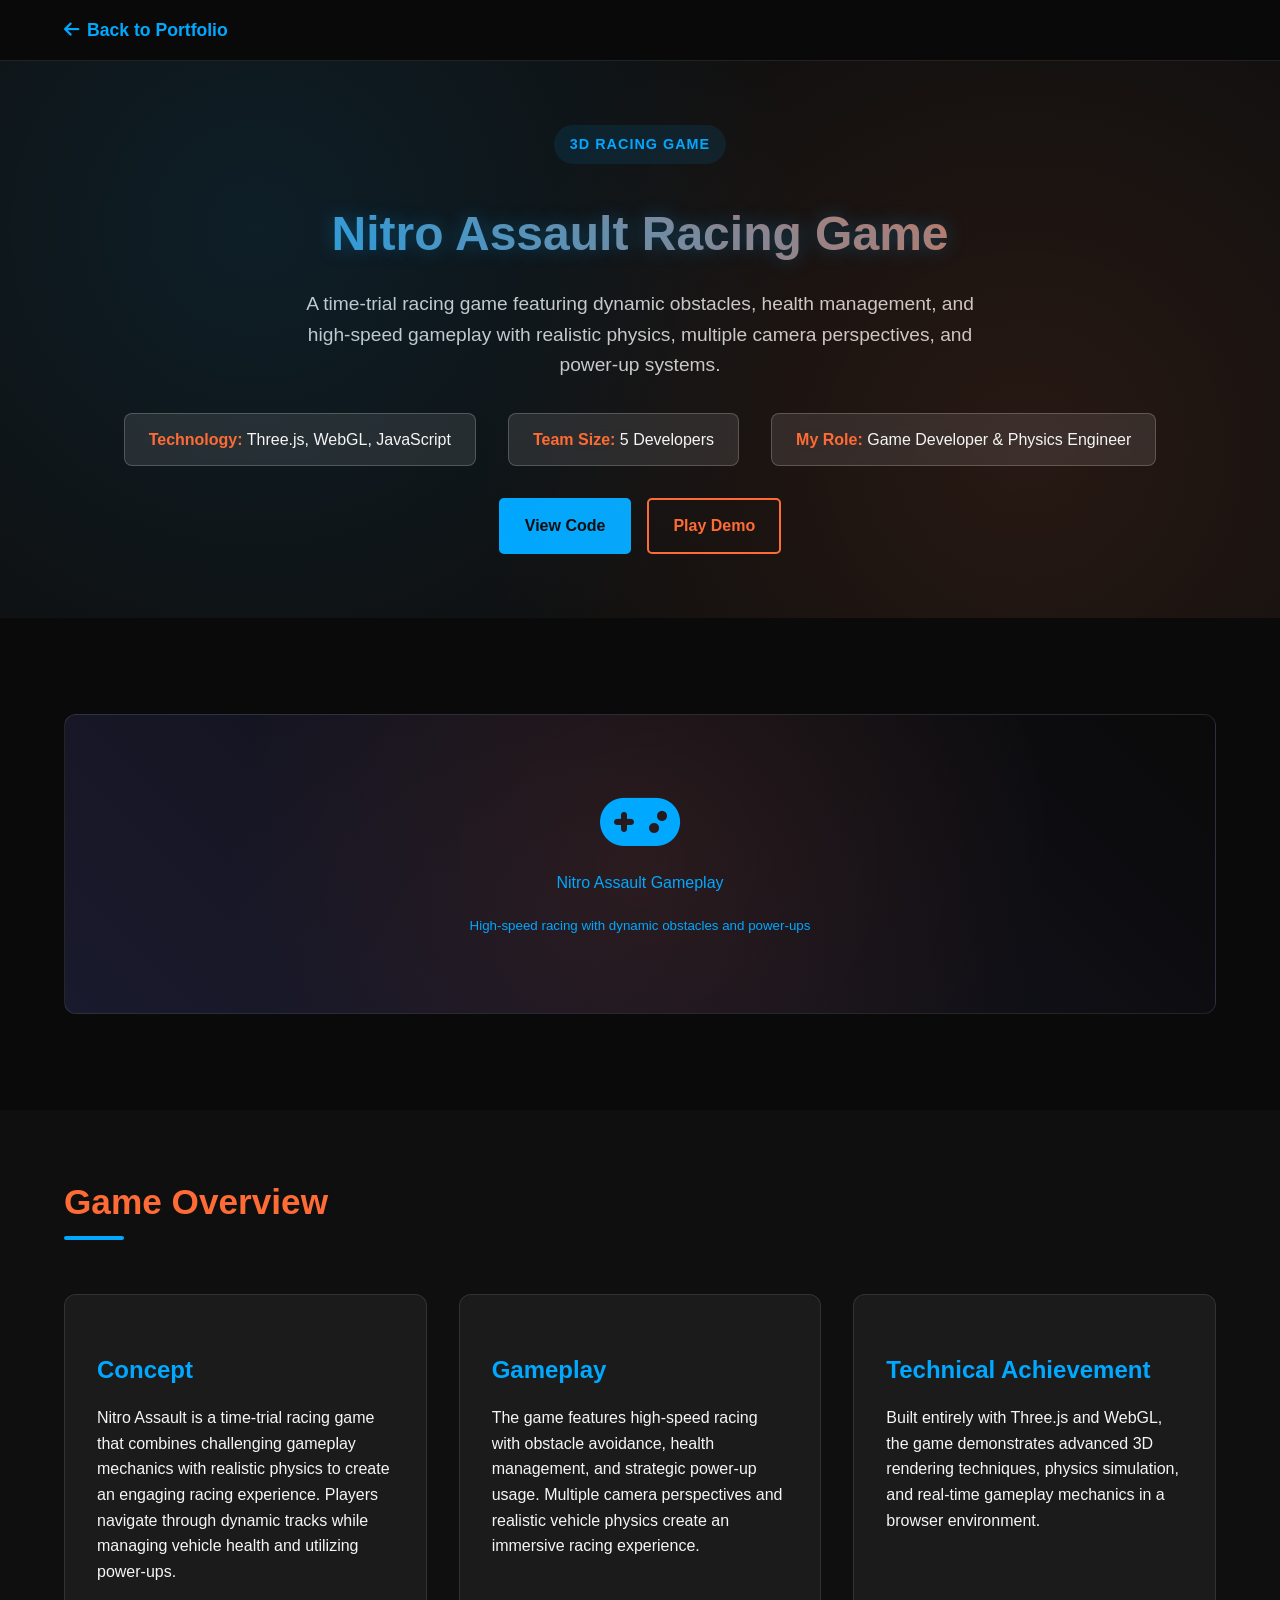
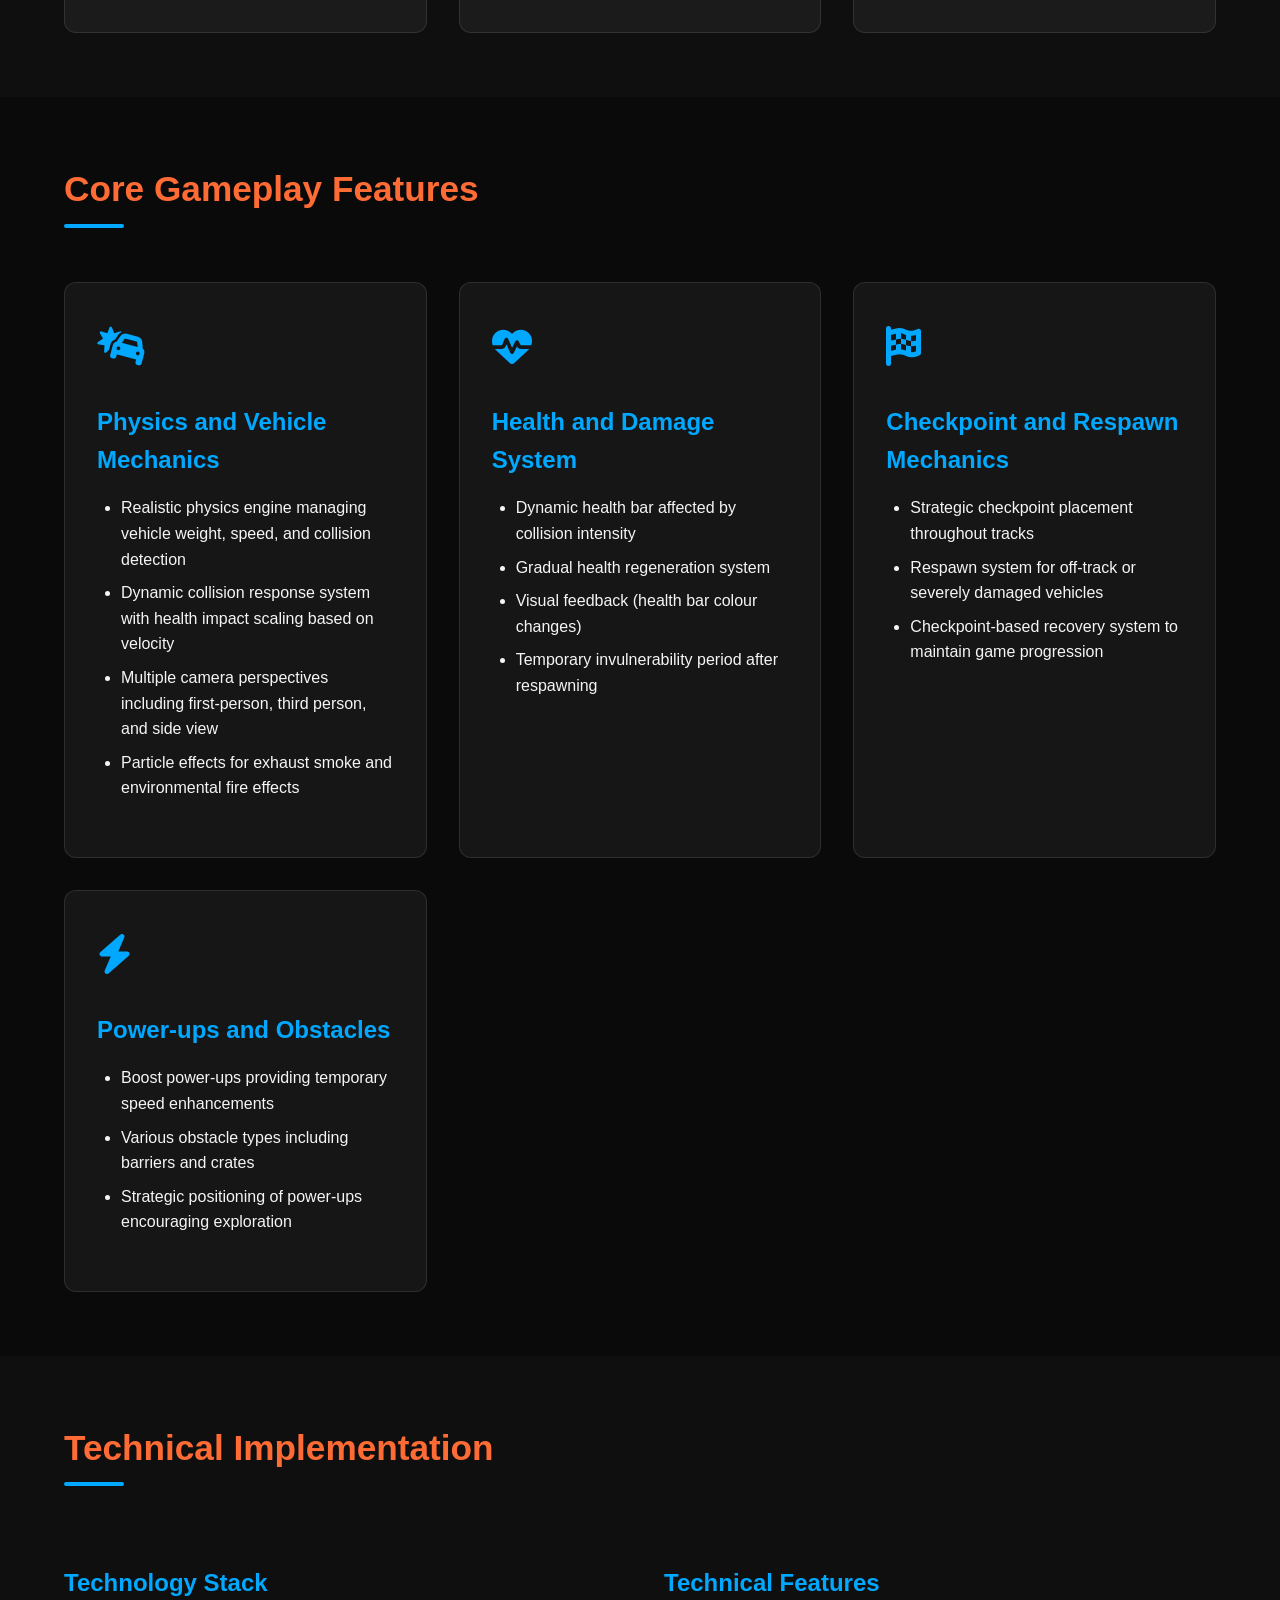
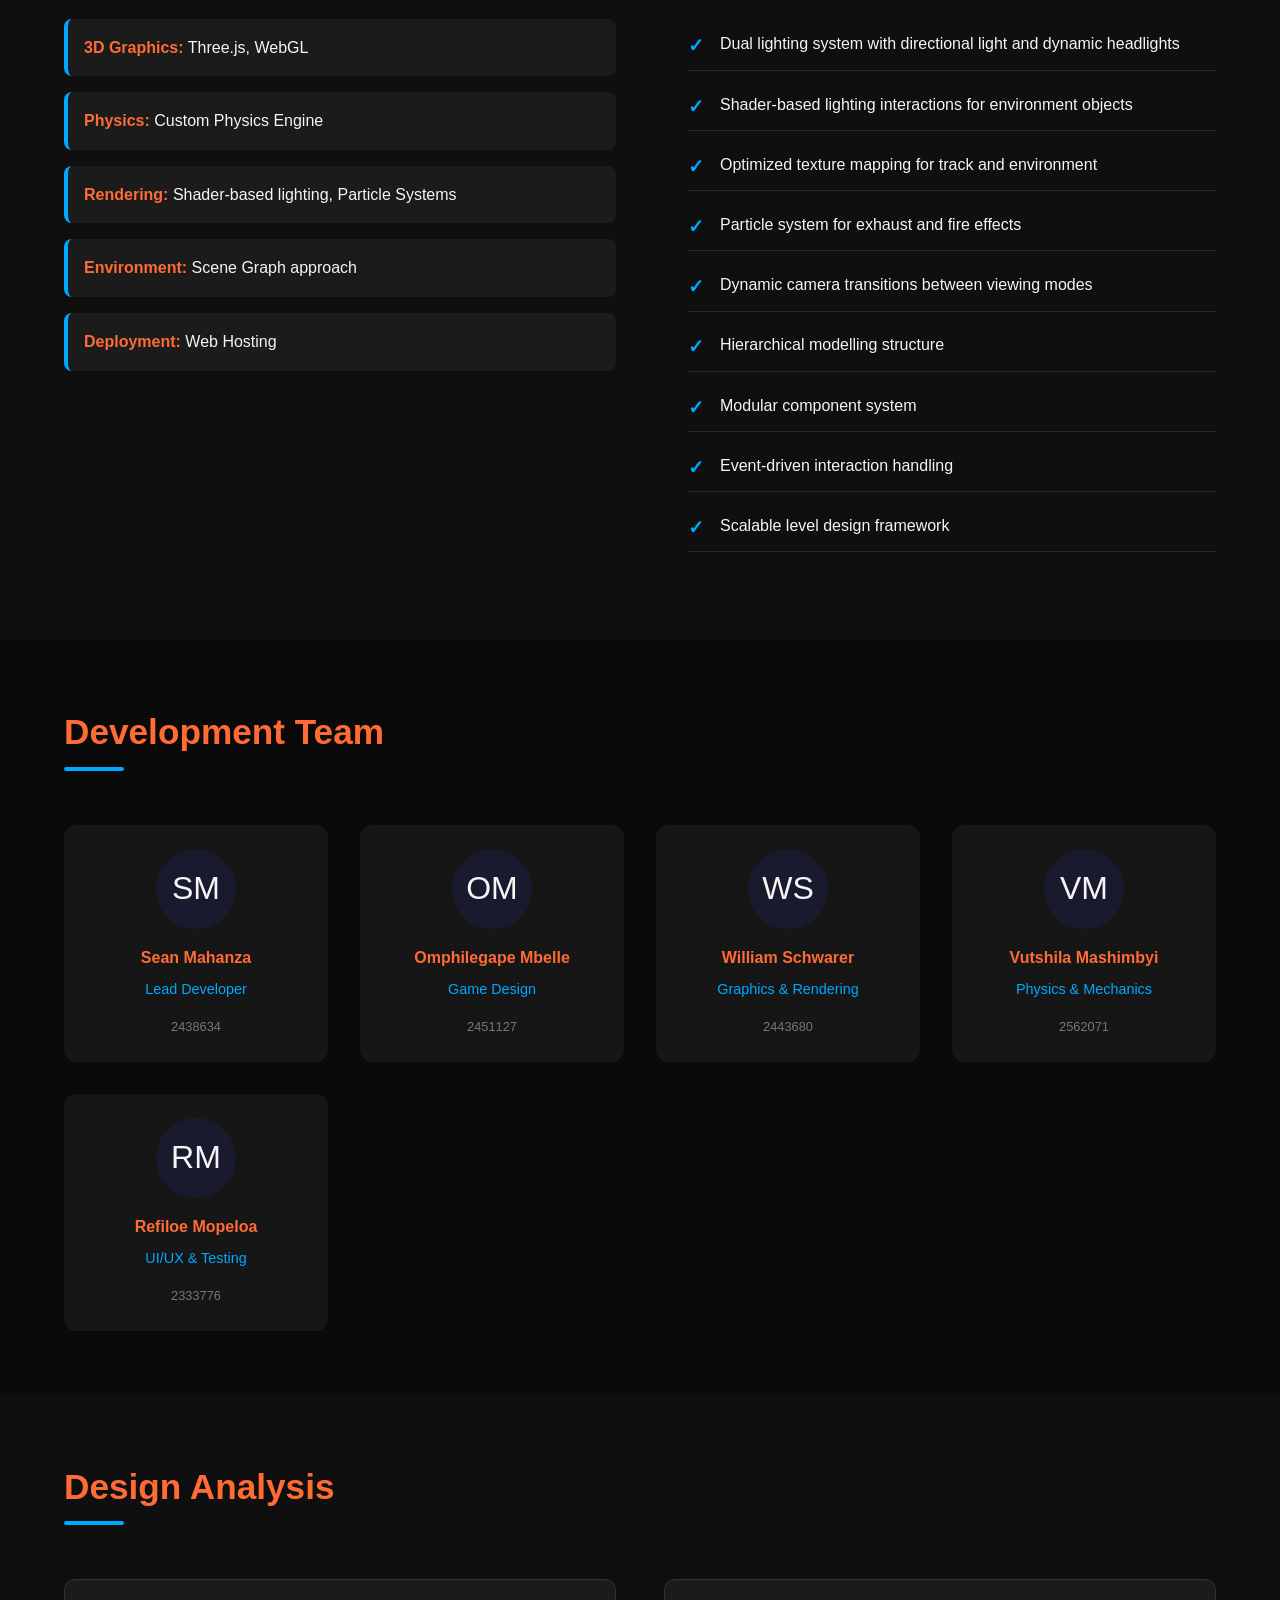
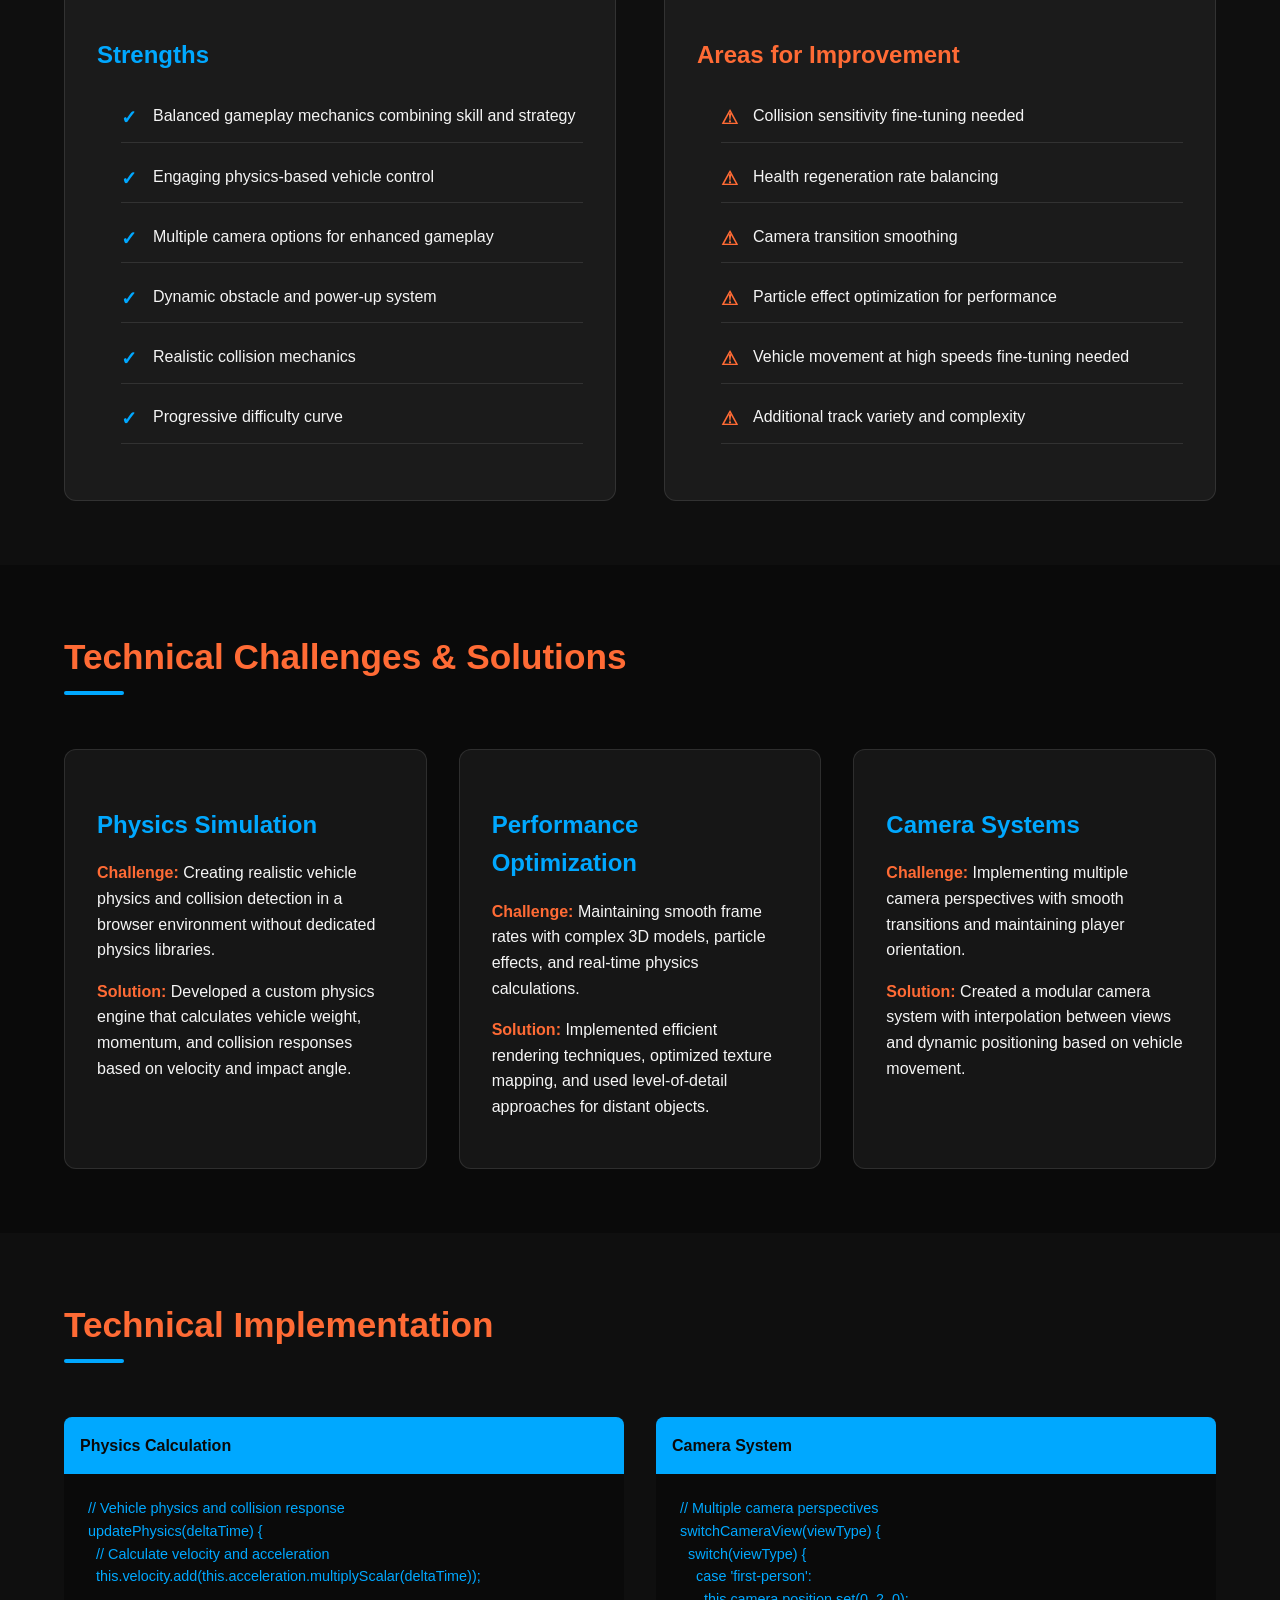
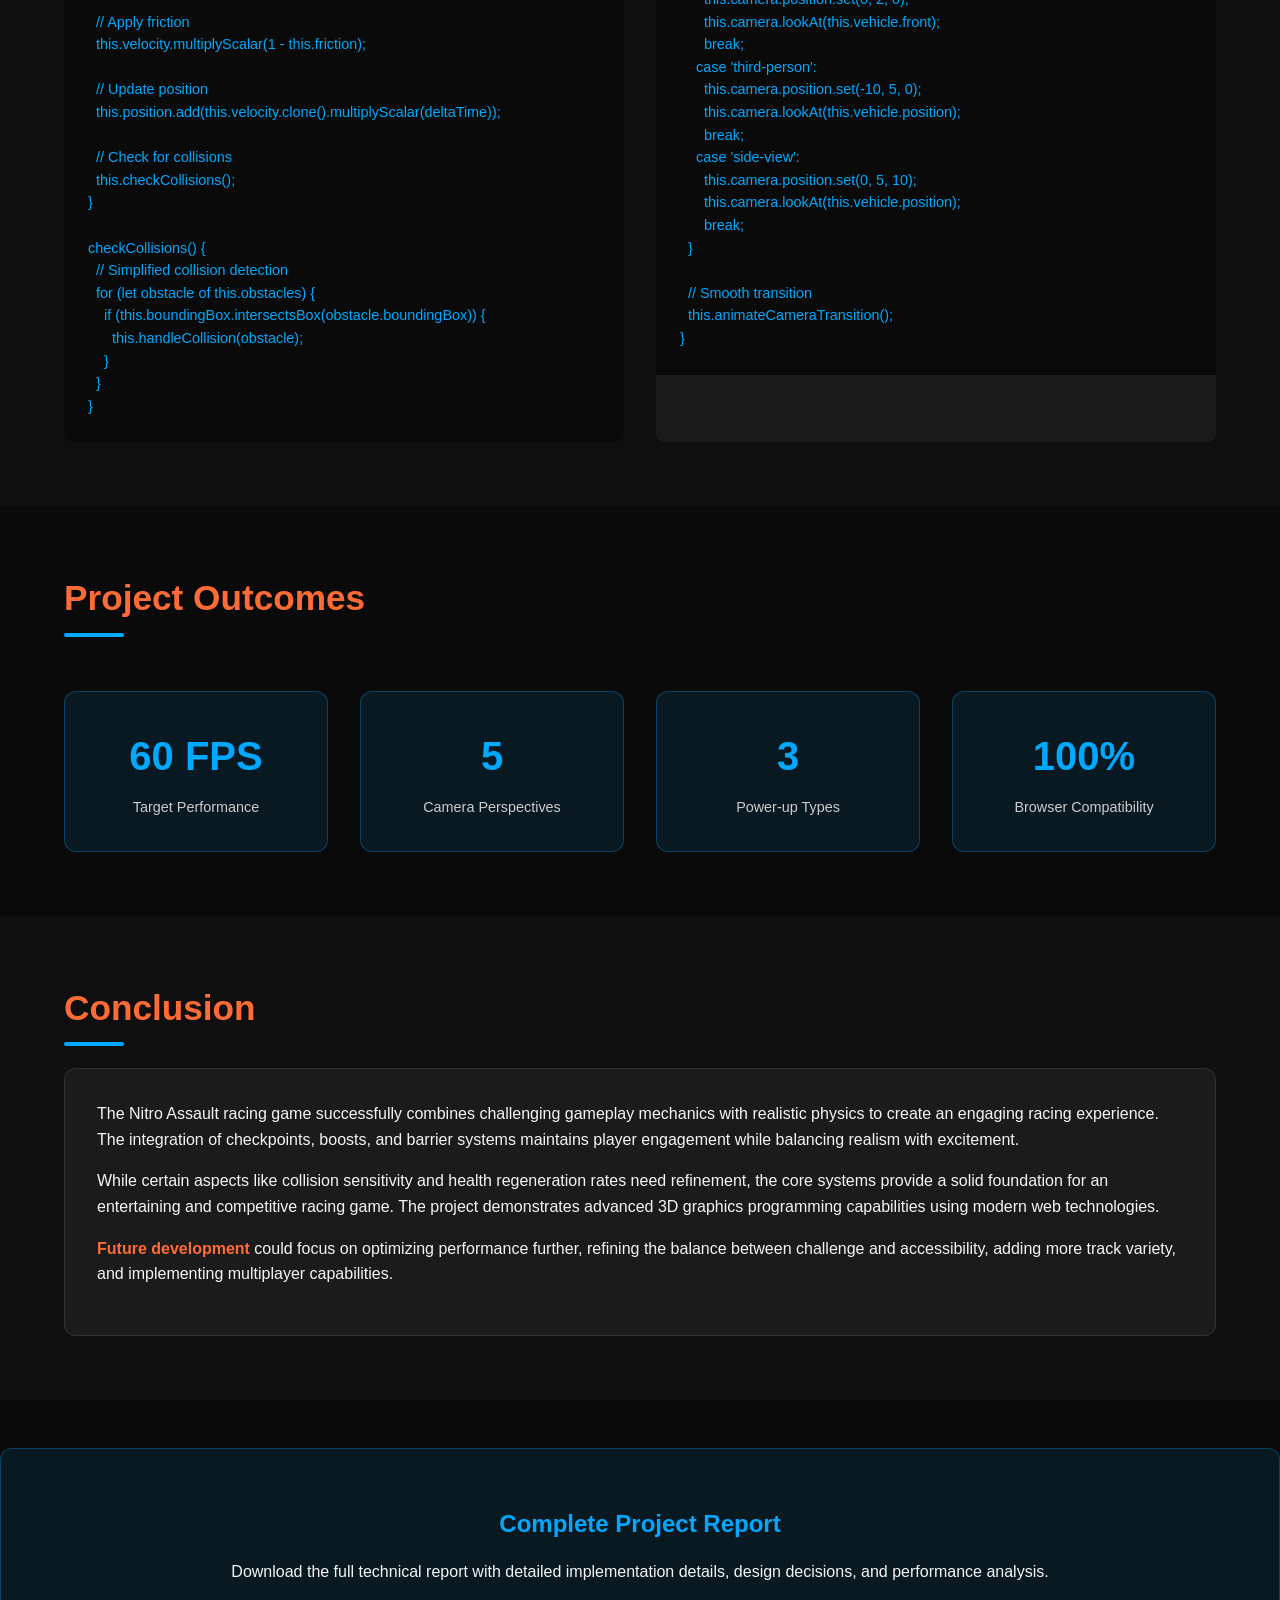
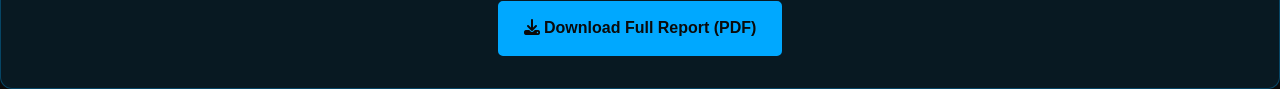
<file: project-nitro-assault.html>
<!DOCTYPE html>
<html lang="en">
  <head>
    <meta charset="UTF-8" />
    <meta name="viewport" content="width=device-width, initial-scale=1.0" />
    <title>Nitro Assault Racing Game - Vutshila Mashimbyi</title>
    <link
      rel="stylesheet"
      href="https://cdnjs.cloudflare.com/ajax/libs/font-awesome/6.4.0/css/all.min.css"
    />
    <style>
      * {
        margin: 0;
        padding: 0;
        box-sizing: border-box;
        font-family: "Segoe UI", Tahoma, Geneva, Verdana, sans-serif;
      }

      :root {
        --primary: #1a1a2e;
        --secondary: #ff6b35;
        --accent: #00a8ff;
        --dark: #0a0a0a;
        --light: #f5f5f5;
        --gray: #333;
        --light-gray: #777;
      }

      body {
        background-color: var(--dark);
        color: var(--light);
        line-height: 1.6;
        overflow-x: hidden;
      }

      .project-nav {
        background: rgba(10, 10, 10, 0.95);
        backdrop-filter: blur(10px);
        padding: 1rem 0;
        position: sticky;
        top: 0;
        z-index: 1000;
        border-bottom: 1px solid rgba(255, 255, 255, 0.1);
      }

      .container {
        width: 90%;
        max-width: 1200px;
        margin: 0 auto;
      }

      .back-button {
        color: var(--accent);
        text-decoration: none;
        font-weight: 600;
        font-size: 1.1rem;
        display: inline-flex;
        align-items: center;
        gap: 8px;
        transition: color 0.3s ease;
      }

      .back-button:hover {
        color: var(--secondary);
      }

      .project-hero {
        background: linear-gradient(135deg, var(--primary) 0%, #16213e 100%);
        padding: 4rem 0;
        text-align: center;
        position: relative;
        overflow: hidden;
      }

      .project-hero::before {
        content: "";
        position: absolute;
        top: 0;
        left: 0;
        width: 100%;
        height: 100%;
        background: radial-gradient(
            circle at 20% 30%,
            rgba(0, 168, 255, 0.1) 0%,
            transparent 50%
          ),
          radial-gradient(
            circle at 80% 70%,
            rgba(255, 107, 53, 0.1) 0%,
            transparent 50%
          );
      }

      .project-category {
        color: var(--accent);
        font-weight: 600;
        text-transform: uppercase;
        letter-spacing: 1px;
        font-size: 0.9rem;
        display: inline-block;
        padding: 0.5rem 1rem;
        background: rgba(0, 168, 255, 0.1);
        border-radius: 30px;
        margin-bottom: 1rem;
      }

      .project-title {
        font-size: 3rem;
        margin: 1rem 0;
        background: linear-gradient(45deg, var(--accent), var(--secondary));
        -webkit-background-clip: text;
        -webkit-text-fill-color: transparent;
        background-clip: text;
        text-shadow: 0 0 20px rgba(0, 168, 255, 0.3);
      }

      .project-subtitle {
        font-size: 1.2rem;
        color: #cccccc;
        max-width: 700px;
        margin: 0 auto 2rem;
      }

      .project-meta {
        display: flex;
        justify-content: center;
        gap: 2rem;
        margin: 2rem 0;
        flex-wrap: wrap;
      }

      .meta-item {
        background: rgba(255, 255, 255, 0.1);
        padding: 0.8rem 1.5rem;
        border-radius: 8px;
        border: 1px solid rgba(255, 255, 255, 0.2);
        backdrop-filter: blur(10px);
      }

      .project-links {
        display: flex;
        gap: 1rem;
        justify-content: center;
        margin-top: 2rem;
        flex-wrap: wrap;
      }

      .cta-button {
        display: inline-block;
        padding: 0.8rem 1.5rem;
        background: var(--accent);
        color: var(--dark);
        text-decoration: none;
        border-radius: 5px;
        font-weight: 600;
        transition: all 0.3s ease;
        border: 2px solid var(--accent);
      }

      .cta-button:hover {
        background: transparent;
        color: var(--accent);
        transform: translateY(-3px);
        box-shadow: 0 5px 15px rgba(0, 168, 255, 0.3);
      }

      .cta-button.secondary {
        background: transparent;
        color: var(--secondary);
        border: 2px solid var(--secondary);
      }

      .cta-button.secondary:hover {
        background: var(--secondary);
        color: var(--dark);
        box-shadow: 0 5px 15px rgba(255, 107, 53, 0.3);
      }

      section {
        padding: 4rem 0;
      }

      section:nth-child(even) {
        background: rgba(255, 255, 255, 0.02);
      }

      h2 {
        font-size: 2.2rem;
        margin-bottom: 2rem;
        color: var(--secondary);
        position: relative;
        display: inline-block;
      }

      h2::after {
        content: "";
        position: absolute;
        bottom: -10px;
        left: 0;
        width: 60px;
        height: 4px;
        background: var(--accent);
        border-radius: 2px;
      }

      h3 {
        font-size: 1.5rem;
        margin: 1.5rem 0 1rem;
        color: var(--accent);
      }

      h4 {
        font-size: 1.2rem;
        margin: 1rem 0 0.5rem;
        color: var(--secondary);
      }

      p {
        margin-bottom: 1rem;
      }

      ul,
      ol {
        margin-left: 1.5rem;
        margin-bottom: 1.5rem;
      }

      li {
        margin-bottom: 0.5rem;
      }

      strong {
        color: var(--secondary);
      }

      .overview-grid {
        display: grid;
        grid-template-columns: repeat(auto-fit, minmax(300px, 1fr));
        gap: 2rem;
        margin-top: 2rem;
      }

      .overview-item {
        background: rgba(255, 255, 255, 0.05);
        padding: 2rem;
        border-radius: 12px;
        border: 1px solid rgba(255, 255, 255, 0.1);
        transition: transform 0.3s ease, box-shadow 0.3s ease;
      }

      .overview-item:hover {
        transform: translateY(-5px);
        box-shadow: 0 10px 20px rgba(0, 0, 0, 0.2);
      }

      .features-grid {
        display: grid;
        grid-template-columns: repeat(auto-fit, minmax(300px, 1fr));
        gap: 2rem;
        margin-top: 2rem;
      }

      .feature-item {
        background: rgba(255, 255, 255, 0.05);
        padding: 2rem;
        border-radius: 12px;
        border: 1px solid rgba(255, 255, 255, 0.1);
        transition: transform 0.3s ease;
      }

      .feature-item:hover {
        transform: translateY(-5px);
      }

      .feature-icon {
        font-size: 2.5rem;
        margin-bottom: 1rem;
        color: var(--accent);
      }

      .tech-grid {
        display: grid;
        grid-template-columns: 1fr 1fr;
        gap: 3rem;
        margin-top: 2rem;
      }

      .stack-items {
        display: flex;
        flex-direction: column;
        gap: 1rem;
      }

      .stack-item {
        background: rgba(255, 255, 255, 0.05);
        padding: 1rem;
        border-radius: 8px;
        border-left: 4px solid var(--accent);
      }

      .key-features ul {
        list-style: none;
        padding: 0;
      }

      .key-features li {
        padding: 0.8rem 0;
        border-bottom: 1px solid rgba(255, 255, 255, 0.1);
        position: relative;
        padding-left: 2rem;
      }

      .key-features li:before {
        content: "✓";
        color: var(--accent);
        position: absolute;
        left: 0;
        font-weight: bold;
        font-size: 1.2rem;
      }

      .architecture-diagram {
        background: rgba(255, 255, 255, 0.05);
        padding: 3rem;
        border-radius: 12px;
        text-align: center;
        margin-top: 2rem;
        border: 2px dashed rgba(255, 255, 255, 0.2);
        position: relative;
        overflow: hidden;
      }

      .diagram-placeholder {
        padding: 2rem;
      }

      .diagram-placeholder p {
        font-size: 1.5rem;
        margin-bottom: 0.5rem;
      }

      .challenges-grid {
        display: grid;
        grid-template-columns: repeat(auto-fit, minmax(300px, 1fr));
        gap: 2rem;
        margin-top: 2rem;
      }

      .challenge-item {
        background: rgba(255, 255, 255, 0.05);
        padding: 2rem;
        border-radius: 12px;
        border: 1px solid rgba(255, 255, 255, 0.1);
      }

      .snippets-grid {
        display: grid;
        grid-template-columns: repeat(auto-fit, minmax(400px, 1fr));
        gap: 2rem;
        margin-top: 2rem;
      }

      .snippet {
        background: #1a1a1a;
        border-radius: 8px;
        overflow: hidden;
      }

      .snippet h3 {
        background: var(--accent);
        color: var(--dark);
        padding: 1rem;
        margin: 0;
        font-size: 1rem;
      }

      .snippet pre {
        margin: 0;
        padding: 1.5rem;
        overflow-x: auto;
        background: #0a0a0a;
        color: var(--accent);
        font-family: "Courier New", monospace;
        font-size: 0.9rem;
        line-height: 1.5;
      }

      .metrics-grid {
        display: grid;
        grid-template-columns: repeat(auto-fit, minmax(200px, 1fr));
        gap: 2rem;
        margin-top: 2rem;
        text-align: center;
      }

      .metric {
        background: rgba(0, 168, 255, 0.1);
        padding: 2rem;
        border-radius: 12px;
        border: 1px solid rgba(0, 168, 255, 0.3);
        transition: transform 0.3s ease;
      }

      .metric:hover {
        transform: scale(1.05);
      }

      .metric-value {
        font-size: 2.5rem;
        font-weight: bold;
        color: var(--accent);
        margin-bottom: 0.5rem;
      }

      .metric-label {
        color: #cccccc;
        font-size: 0.9rem;
      }

      .strengths-weaknesses {
        display: grid;
        grid-template-columns: 1fr 1fr;
        gap: 3rem;
        margin-top: 2rem;
      }

      .strengths,
      .weaknesses {
        background: rgba(255, 255, 255, 0.05);
        padding: 2rem;
        border-radius: 12px;
        border: 1px solid rgba(255, 255, 255, 0.1);
      }

      .strengths h3 {
        color: var(--accent);
      }

      .weaknesses h3 {
        color: var(--secondary);
      }

      .strengths ul,
      .weaknesses ul {
        list-style: none;
        padding: 0;
      }

      .strengths li,
      .weaknesses li {
        padding: 0.8rem 0;
        border-bottom: 1px solid rgba(255, 255, 255, 0.1);
        position: relative;
        padding-left: 2rem;
      }

      .strengths li:before {
        content: "✓";
        color: var(--accent);
        position: absolute;
        left: 0;
        font-weight: bold;
        font-size: 1.2rem;
      }

      .weaknesses li:before {
        content: "⚠";
        color: var(--secondary);
        position: absolute;
        left: 0;
        font-weight: bold;
        font-size: 1.2rem;
      }

      .team-grid {
        display: grid;
        grid-template-columns: repeat(auto-fit, minmax(250px, 1fr));
        gap: 2rem;
        margin-top: 2rem;
      }

      .team-member {
        text-align: center;
        padding: 1.5rem;
        background: rgba(255, 255, 255, 0.05);
        border-radius: 12px;
        transition: transform 0.3s ease;
      }

      .team-member:hover {
        transform: translateY(-5px);
      }

      .member-avatar {
        width: 80px;
        height: 80px;
        border-radius: 50%;
        background: var(--primary);
        display: flex;
        align-items: center;
        justify-content: center;
        margin: 0 auto 1rem;
        font-size: 2rem;
        color: var(--light);
      }

      .member-name {
        font-weight: bold;
        margin-bottom: 0.5rem;
        color: var(--secondary);
      }

      .member-role {
        color: var(--accent);
        font-size: 0.9rem;
        margin-bottom: 1rem;
      }

      .member-id {
        color: var(--light-gray);
        font-size: 0.8rem;
      }

      .report-download {
        text-align: center;
        margin-top: 3rem;
        padding: 2rem;
        background: rgba(0, 168, 255, 0.1);
        border-radius: 12px;
        border: 1px solid rgba(0, 168, 255, 0.3);
      }

      .report-download h3 {
        margin-bottom: 1rem;
      }

      .game-screenshot {
        width: 100%;
        height: 300px;
        background: linear-gradient(45deg, var(--primary), var(--dark));
        border-radius: 12px;
        margin: 2rem 0;
        display: flex;
        align-items: center;
        justify-content: center;
        border: 1px solid rgba(255, 255, 255, 0.1);
        position: relative;
        overflow: hidden;
      }

      .game-screenshot::before {
        content: "";
        position: absolute;
        top: 0;
        left: 0;
        width: 100%;
        height: 100%;
        background: radial-gradient(
          circle at center,
          rgba(255, 107, 53, 0.1) 0%,
          transparent 70%
        );
      }

      .screenshot-placeholder {
        text-align: center;
        color: var(--accent);
        z-index: 1;
      }

      .screenshot-placeholder i {
        font-size: 4rem;
        margin-bottom: 1rem;
      }

      @media (max-width: 768px) {
        .project-title {
          font-size: 2rem;
        }

        .tech-grid,
        .strengths-weaknesses {
          grid-template-columns: 1fr;
        }

        .project-meta {
          flex-direction: column;
          align-items: center;
        }

        .project-links {
          flex-direction: column;
          align-items: center;
        }

        .snippets-grid {
          grid-template-columns: 1fr;
        }
      }
    </style>
  </head>
  <body>
    <!-- Navigation Back Button -->
    <nav class="project-nav">
      <div class="container">
        <a href="index.html#projects" class="back-button">
          <i class="fas fa-arrow-left"></i> Back to Portfolio
        </a>
      </div>
    </nav>

    <!-- Project Hero Section -->
    <section class="project-hero">
      <div class="container">
        <div class="project-hero-content">
          <span class="project-category">3D Racing Game</span>
          <h1 class="project-title">Nitro Assault Racing Game</h1>
          <p class="project-subtitle">
            A time-trial racing game featuring dynamic obstacles, health
            management, and high-speed gameplay with realistic physics, multiple
            camera perspectives, and power-up systems.
          </p>

          <div class="project-meta">
            <div class="meta-item">
              <strong>Technology:</strong> Three.js, WebGL, JavaScript
            </div>
            <div class="meta-item">
              <strong>Team Size:</strong> 5 Developers
            </div>
            <div class="meta-item">
              <strong>My Role:</strong> Game Developer & Physics Engineer
            </div>
          </div>

          <div class="project-links">
            <a href="https://github.com/refiloemopeloa/Nitro" class="cta-button"
              >View Code</a
            >
            <a
              href="https://lamp.ms.wits.ac.za/~sonsite/"
              class="cta-button secondary"
              >Play Demo</a
            >
          </div>
        </div>
      </div>
    </section>

    <!-- Game Screenshot -->
    <section>
      <div class="container">
        <div class="game-screenshot">
          <div class="screenshot-placeholder">
            <i class="fas fa-gamepad"></i>
            <p>Nitro Assault Gameplay</p>
            <small
              >High-speed racing with dynamic obstacles and power-ups</small
            >
          </div>
        </div>
      </div>
    </section>

    <!-- Project Overview -->
    <section class="project-overview">
      <div class="container">
        <h2>Game Overview</h2>
        <div class="overview-grid">
          <div class="overview-item">
            <h3>Concept</h3>
            <p>
              Nitro Assault is a time-trial racing game that combines
              challenging gameplay mechanics with realistic physics to create an
              engaging racing experience. Players navigate through dynamic
              tracks while managing vehicle health and utilizing power-ups.
            </p>
          </div>
          <div class="overview-item">
            <h3>Gameplay</h3>
            <p>
              The game features high-speed racing with obstacle avoidance,
              health management, and strategic power-up usage. Multiple camera
              perspectives and realistic vehicle physics create an immersive
              racing experience.
            </p>
          </div>
          <div class="overview-item">
            <h3>Technical Achievement</h3>
            <p>
              Built entirely with Three.js and WebGL, the game demonstrates
              advanced 3D rendering techniques, physics simulation, and
              real-time gameplay mechanics in a browser environment.
            </p>
          </div>
        </div>
      </div>
    </section>

    <!-- Core Features -->
    <section class="features">
      <div class="container">
        <h2>Core Gameplay Features</h2>
        <div class="features-grid">
          <div class="feature-item">
            <div class="feature-icon">
              <i class="fas fa-car-crash"></i>
            </div>
            <h3>Physics and Vehicle Mechanics</h3>
            <ul>
              <li>
                Realistic physics engine managing vehicle weight, speed, and
                collision detection
              </li>
              <li>
                Dynamic collision response system with health impact scaling
                based on velocity
              </li>
              <li>
                Multiple camera perspectives including first-person, third
                person, and side view
              </li>
              <li>
                Particle effects for exhaust smoke and environmental fire
                effects
              </li>
            </ul>
          </div>
          <div class="feature-item">
            <div class="feature-icon">
              <i class="fas fa-heartbeat"></i>
            </div>
            <h3>Health and Damage System</h3>
            <ul>
              <li>Dynamic health bar affected by collision intensity</li>
              <li>Gradual health regeneration system</li>
              <li>Visual feedback (health bar colour changes)</li>
              <li>Temporary invulnerability period after respawning</li>
            </ul>
          </div>
          <div class="feature-item">
            <div class="feature-icon">
              <i class="fas fa-flag-checkered"></i>
            </div>
            <h3>Checkpoint and Respawn Mechanics</h3>
            <ul>
              <li>Strategic checkpoint placement throughout tracks</li>
              <li>Respawn system for off-track or severely damaged vehicles</li>
              <li>
                Checkpoint-based recovery system to maintain game progression
              </li>
            </ul>
          </div>
          <div class="feature-item">
            <div class="feature-icon">
              <i class="fas fa-bolt"></i>
            </div>
            <h3>Power-ups and Obstacles</h3>
            <ul>
              <li>Boost power-ups providing temporary speed enhancements</li>
              <li>Various obstacle types including barriers and crates</li>
              <li>
                Strategic positioning of power-ups encouraging exploration
              </li>
            </ul>
          </div>
        </div>
      </div>
    </section>

    <!-- Technical Implementation -->
    <section class="technical-details">
      <div class="container">
        <h2>Technical Implementation</h2>
        <div class="tech-grid">
          <div class="tech-stack">
            <h3>Technology Stack</h3>
            <div class="stack-items">
              <div class="stack-item">
                <strong>3D Graphics:</strong> Three.js, WebGL
              </div>
              <div class="stack-item">
                <strong>Physics:</strong> Custom Physics Engine
              </div>
              <div class="stack-item">
                <strong>Rendering:</strong> Shader-based lighting, Particle
                Systems
              </div>
              <div class="stack-item">
                <strong>Environment:</strong> Scene Graph approach
              </div>
              <div class="stack-item">
                <strong>Deployment:</strong> Web Hosting
              </div>
            </div>
          </div>

          <div class="key-features">
            <h3>Technical Features</h3>
            <ul>
              <li>
                Dual lighting system with directional light and dynamic
                headlights
              </li>
              <li>
                Shader-based lighting interactions for environment objects
              </li>
              <li>Optimized texture mapping for track and environment</li>
              <li>Particle system for exhaust and fire effects</li>
              <li>Dynamic camera transitions between viewing modes</li>
              <li>Hierarchical modelling structure</li>
              <li>Modular component system</li>
              <li>Event-driven interaction handling</li>
              <li>Scalable level design framework</li>
            </ul>
          </div>
        </div>
      </div>
    </section>

    <!-- Team Section -->
    <section class="team">
      <div class="container">
        <h2>Development Team</h2>
        <div class="team-grid">
          <div class="team-member">
            <div class="member-avatar">SM</div>
            <div class="member-name">Sean Mahanza</div>
            <div class="member-role">Lead Developer</div>
            <div class="member-id">2438634</div>
          </div>
          <div class="team-member">
            <div class="member-avatar">OM</div>
            <div class="member-name">Omphilegape Mbelle</div>
            <div class="member-role">Game Design</div>
            <div class="member-id">2451127</div>
          </div>
          <div class="team-member">
            <div class="member-avatar">WS</div>
            <div class="member-name">William Schwarer</div>
            <div class="member-role">Graphics & Rendering</div>
            <div class="member-id">2443680</div>
          </div>
          <div class="team-member">
            <div class="member-avatar">VM</div>
            <div class="member-name">Vutshila Mashimbyi</div>
            <div class="member-role">Physics & Mechanics</div>
            <div class="member-id">2562071</div>
          </div>
          <div class="team-member">
            <div class="member-avatar">RM</div>
            <div class="member-name">Refiloe Mopeloa</div>
            <div class="member-role">UI/UX & Testing</div>
            <div class="member-id">2333776</div>
          </div>
        </div>
      </div>
    </section>

    <!-- Design Analysis -->
    <section class="design-analysis">
      <div class="container">
        <h2>Design Analysis</h2>
        <div class="strengths-weaknesses">
          <div class="strengths">
            <h3>Strengths</h3>
            <ul>
              <li>Balanced gameplay mechanics combining skill and strategy</li>
              <li>Engaging physics-based vehicle control</li>
              <li>Multiple camera options for enhanced gameplay</li>
              <li>Dynamic obstacle and power-up system</li>
              <li>Realistic collision mechanics</li>
              <li>Progressive difficulty curve</li>
            </ul>
          </div>
          <div class="weaknesses">
            <h3>Areas for Improvement</h3>
            <ul>
              <li>Collision sensitivity fine-tuning needed</li>
              <li>Health regeneration rate balancing</li>
              <li>Camera transition smoothing</li>
              <li>Particle effect optimization for performance</li>
              <li>Vehicle movement at high speeds fine-tuning needed</li>
              <li>Additional track variety and complexity</li>
            </ul>
          </div>
        </div>
      </div>
    </section>

    <!-- Challenges & Solutions -->
    <section class="challenges">
      <div class="container">
        <h2>Technical Challenges & Solutions</h2>
        <div class="challenges-grid">
          <div class="challenge-item">
            <h3>Physics Simulation</h3>
            <p>
              <strong>Challenge:</strong> Creating realistic vehicle physics and
              collision detection in a browser environment without dedicated
              physics libraries.
            </p>
            <p>
              <strong>Solution:</strong> Developed a custom physics engine that
              calculates vehicle weight, momentum, and collision responses based
              on velocity and impact angle.
            </p>
          </div>
          <div class="challenge-item">
            <h3>Performance Optimization</h3>
            <p>
              <strong>Challenge:</strong> Maintaining smooth frame rates with
              complex 3D models, particle effects, and real-time physics
              calculations.
            </p>
            <p>
              <strong>Solution:</strong> Implemented efficient rendering
              techniques, optimized texture mapping, and used level-of-detail
              approaches for distant objects.
            </p>
          </div>
          <div class="challenge-item">
            <h3>Camera Systems</h3>
            <p>
              <strong>Challenge:</strong> Implementing multiple camera
              perspectives with smooth transitions and maintaining player
              orientation.
            </p>
            <p>
              <strong>Solution:</strong> Created a modular camera system with
              interpolation between views and dynamic positioning based on
              vehicle movement.
            </p>
          </div>
        </div>
      </div>
    </section>

    <!-- Code Snippets -->
    <section class="code-snippets">
      <div class="container">
        <h2>Technical Implementation</h2>
        <div class="snippets-grid">
          <div class="snippet">
            <h3>Physics Calculation</h3>
            <pre><code>// Vehicle physics and collision response
updatePhysics(deltaTime) {
  // Calculate velocity and acceleration
  this.velocity.add(this.acceleration.multiplyScalar(deltaTime));
  
  // Apply friction
  this.velocity.multiplyScalar(1 - this.friction);
  
  // Update position
  this.position.add(this.velocity.clone().multiplyScalar(deltaTime));
  
  // Check for collisions
  this.checkCollisions();
}

checkCollisions() {
  // Simplified collision detection
  for (let obstacle of this.obstacles) {
    if (this.boundingBox.intersectsBox(obstacle.boundingBox)) {
      this.handleCollision(obstacle);
    }
  }
}</code></pre>
          </div>
          <div class="snippet">
            <h3>Camera System</h3>
            <pre><code>// Multiple camera perspectives
switchCameraView(viewType) {
  switch(viewType) {
    case 'first-person':
      this.camera.position.set(0, 2, 0);
      this.camera.lookAt(this.vehicle.front);
      break;
    case 'third-person':
      this.camera.position.set(-10, 5, 0);
      this.camera.lookAt(this.vehicle.position);
      break;
    case 'side-view':
      this.camera.position.set(0, 5, 10);
      this.camera.lookAt(this.vehicle.position);
      break;
  }
  
  // Smooth transition
  this.animateCameraTransition();
}</code></pre>
          </div>
        </div>
      </div>
    </section>

    <!-- Results & Metrics -->
    <section class="results">
      <div class="container">
        <h2>Project Outcomes</h2>
        <div class="metrics-grid">
          <div class="metric">
            <div class="metric-value">60 FPS</div>
            <div class="metric-label">Target Performance</div>
          </div>
          <div class="metric">
            <div class="metric-value">5</div>
            <div class="metric-label">Camera Perspectives</div>
          </div>
          <div class="metric">
            <div class="metric-value">3</div>
            <div class="metric-label">Power-up Types</div>
          </div>
          <div class="metric">
            <div class="metric-value">100%</div>
            <div class="metric-label">Browser Compatibility</div>
          </div>
        </div>
      </div>
    </section>

    <!-- Conclusion -->
    <section class="conclusion">
      <div class="container">
        <h2>Conclusion</h2>
        <div class="overview-item">
          <p>
            The Nitro Assault racing game successfully combines challenging
            gameplay mechanics with realistic physics to create an engaging
            racing experience. The integration of checkpoints, boosts, and
            barrier systems maintains player engagement while balancing realism
            with excitement.
          </p>

          <p>
            While certain aspects like collision sensitivity and health
            regeneration rates need refinement, the core systems provide a solid
            foundation for an entertaining and competitive racing game. The
            project demonstrates advanced 3D graphics programming capabilities
            using modern web technologies.
          </p>

          <p>
            <strong>Future development</strong> could focus on optimizing
            performance further, refining the balance between challenge and
            accessibility, adding more track variety, and implementing
            multiplayer capabilities.
          </p>
        </div>
      </div>
    </section>

    <!-- Report Download -->
    <section class="report-download">
      <div class="container">
        <h3>Complete Project Report</h3>
        <p>
          Download the full technical report with detailed implementation
          details, design decisions, and performance analysis.
        </p>
        <a href="O(n) Site CGV Report.pdf" class="cta-button" download>
          <i class="fas fa-download"></i> Download Full Report (PDF)
        </a>
      </div>
    </section>

    <script>
      // Add some interactive elements
      document.addEventListener("DOMContentLoaded", function () {
        // Add animation to metrics on scroll
        const metrics = document.querySelectorAll(".metric");

        const observer = new IntersectionObserver(
          (entries) => {
            entries.forEach((entry) => {
              if (entry.isIntersecting) {
                entry.target.style.opacity = "1";
                entry.target.style.transform = "translateY(0)";
              }
            });
          },
          { threshold: 0.1 }
        );

        metrics.forEach((metric) => {
          metric.style.opacity = "0";
          metric.style.transform = "translateY(20px)";
          metric.style.transition = "opacity 0.5s ease, transform 0.5s ease";
          observer.observe(metric);
        });

        // Add hover effect to team members
        const teamMembers = document.querySelectorAll(".team-member");
        teamMembers.forEach((member) => {
          member.addEventListener("mouseenter", function () {
            this.style.transform = "translateY(-10px) scale(1.02)";
          });

          member.addEventListener("mouseleave", function () {
            this.style.transform = "translateY(0) scale(1)";
          });
        });

        // Add racing-themed background animation
        const hero = document.querySelector(".project-hero");
        let position = 0;

        function animateBackground() {
          position += 0.5;
          hero.style.backgroundPosition = `${position}px 0`;
          requestAnimationFrame(animateBackground);
        }

        animateBackground();
      });
    </script>
  </body>
</html>
</file>
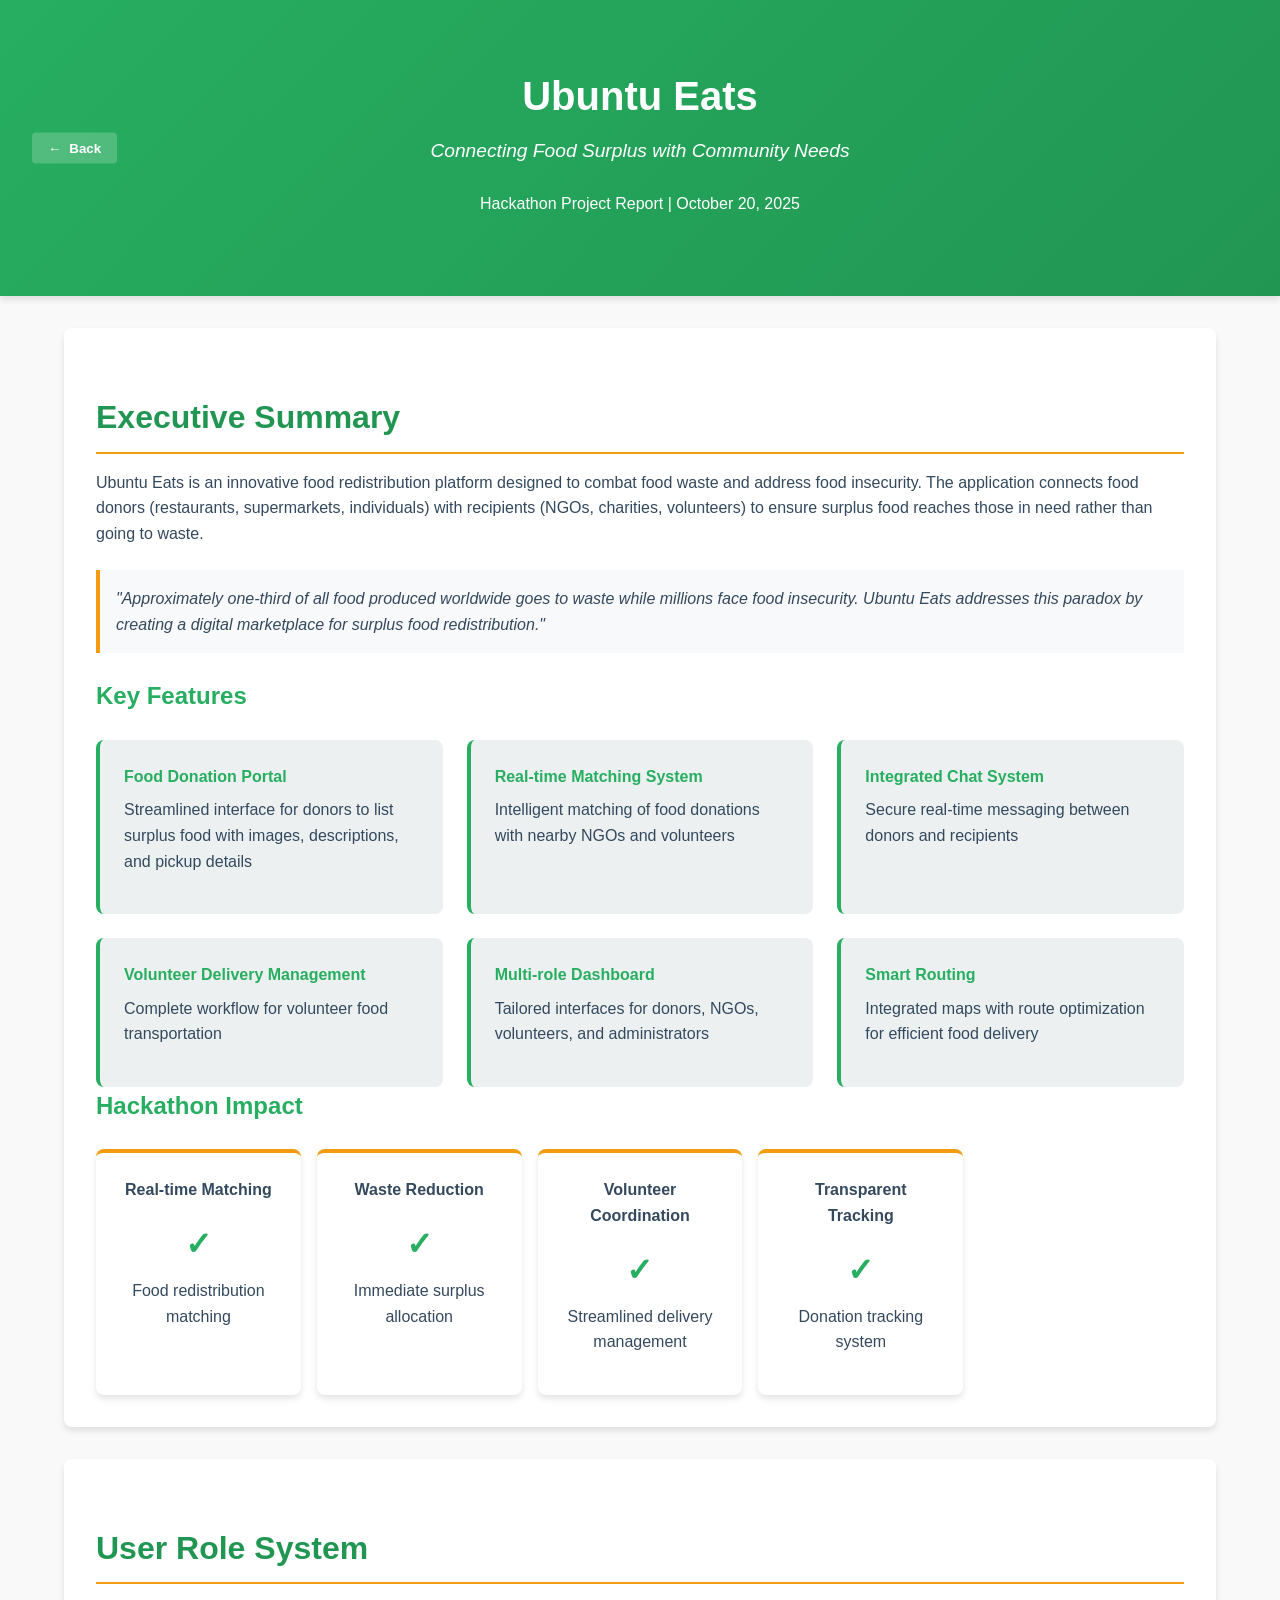
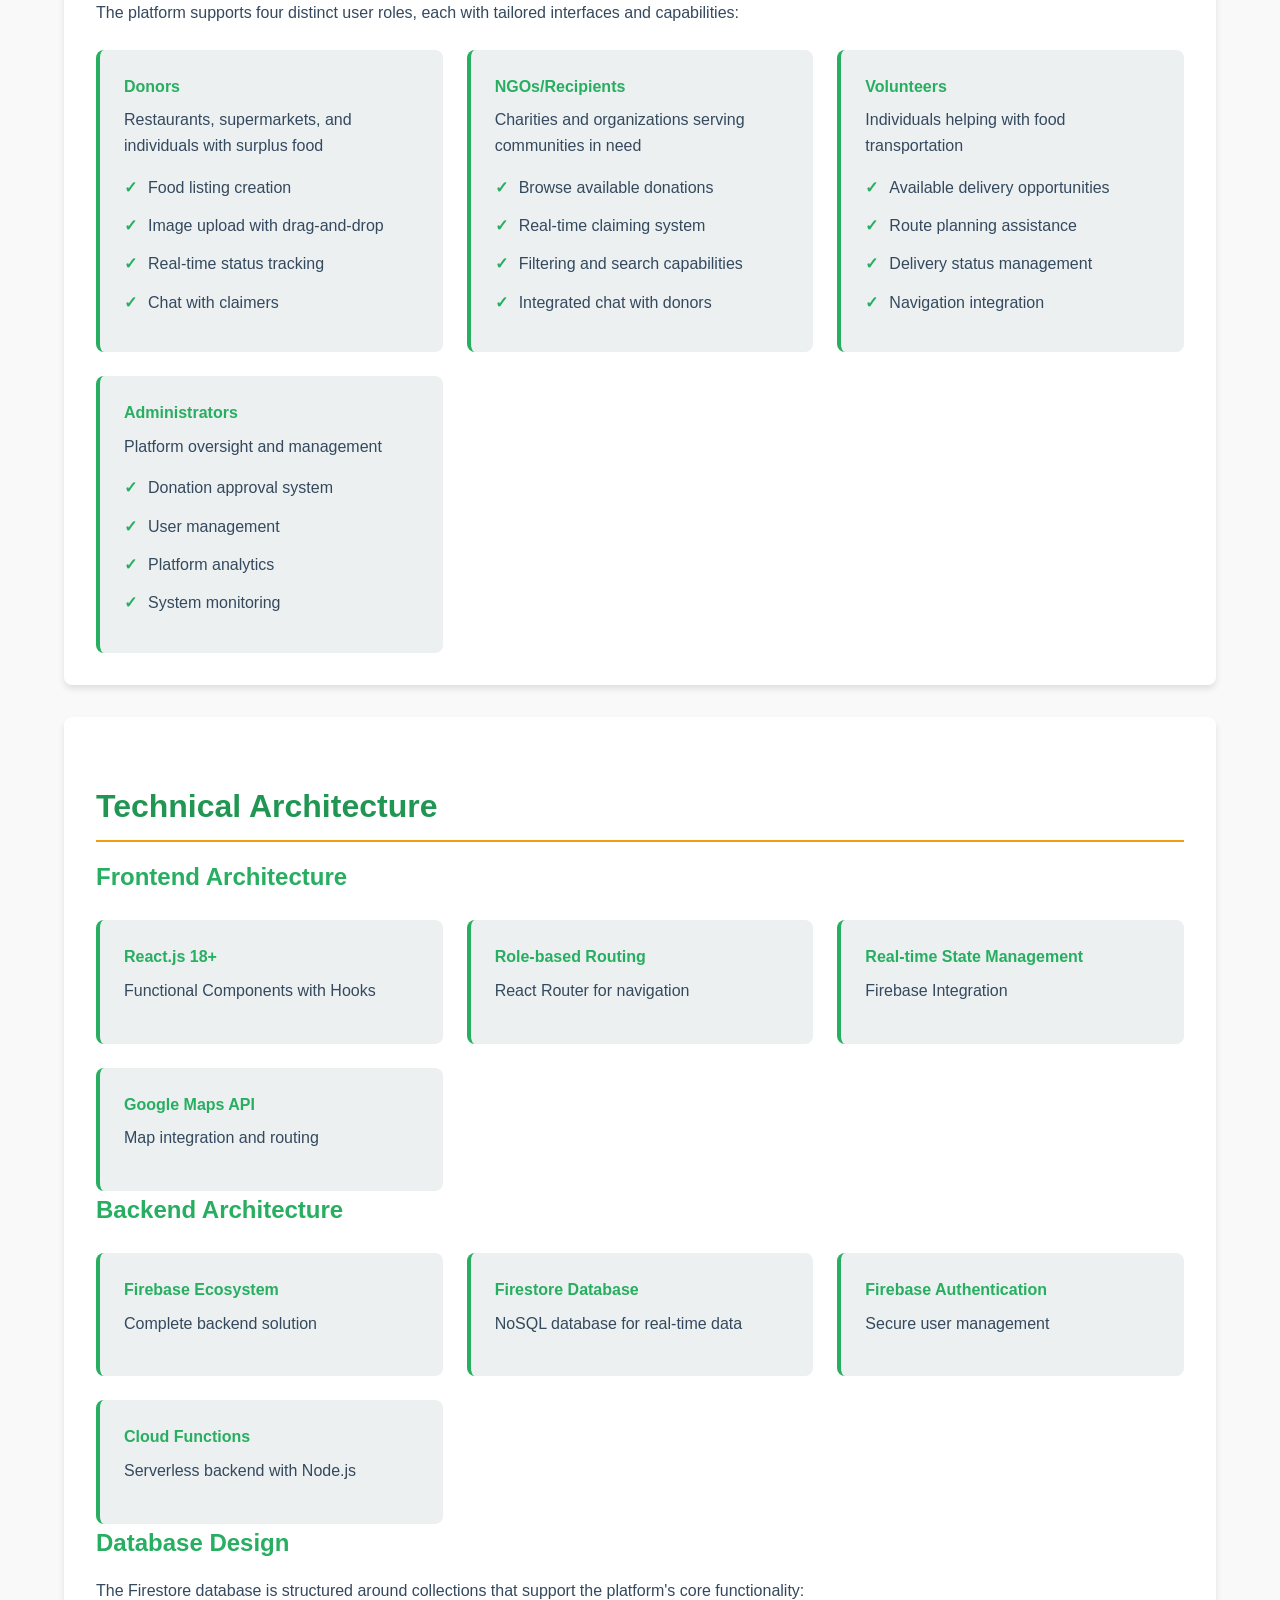
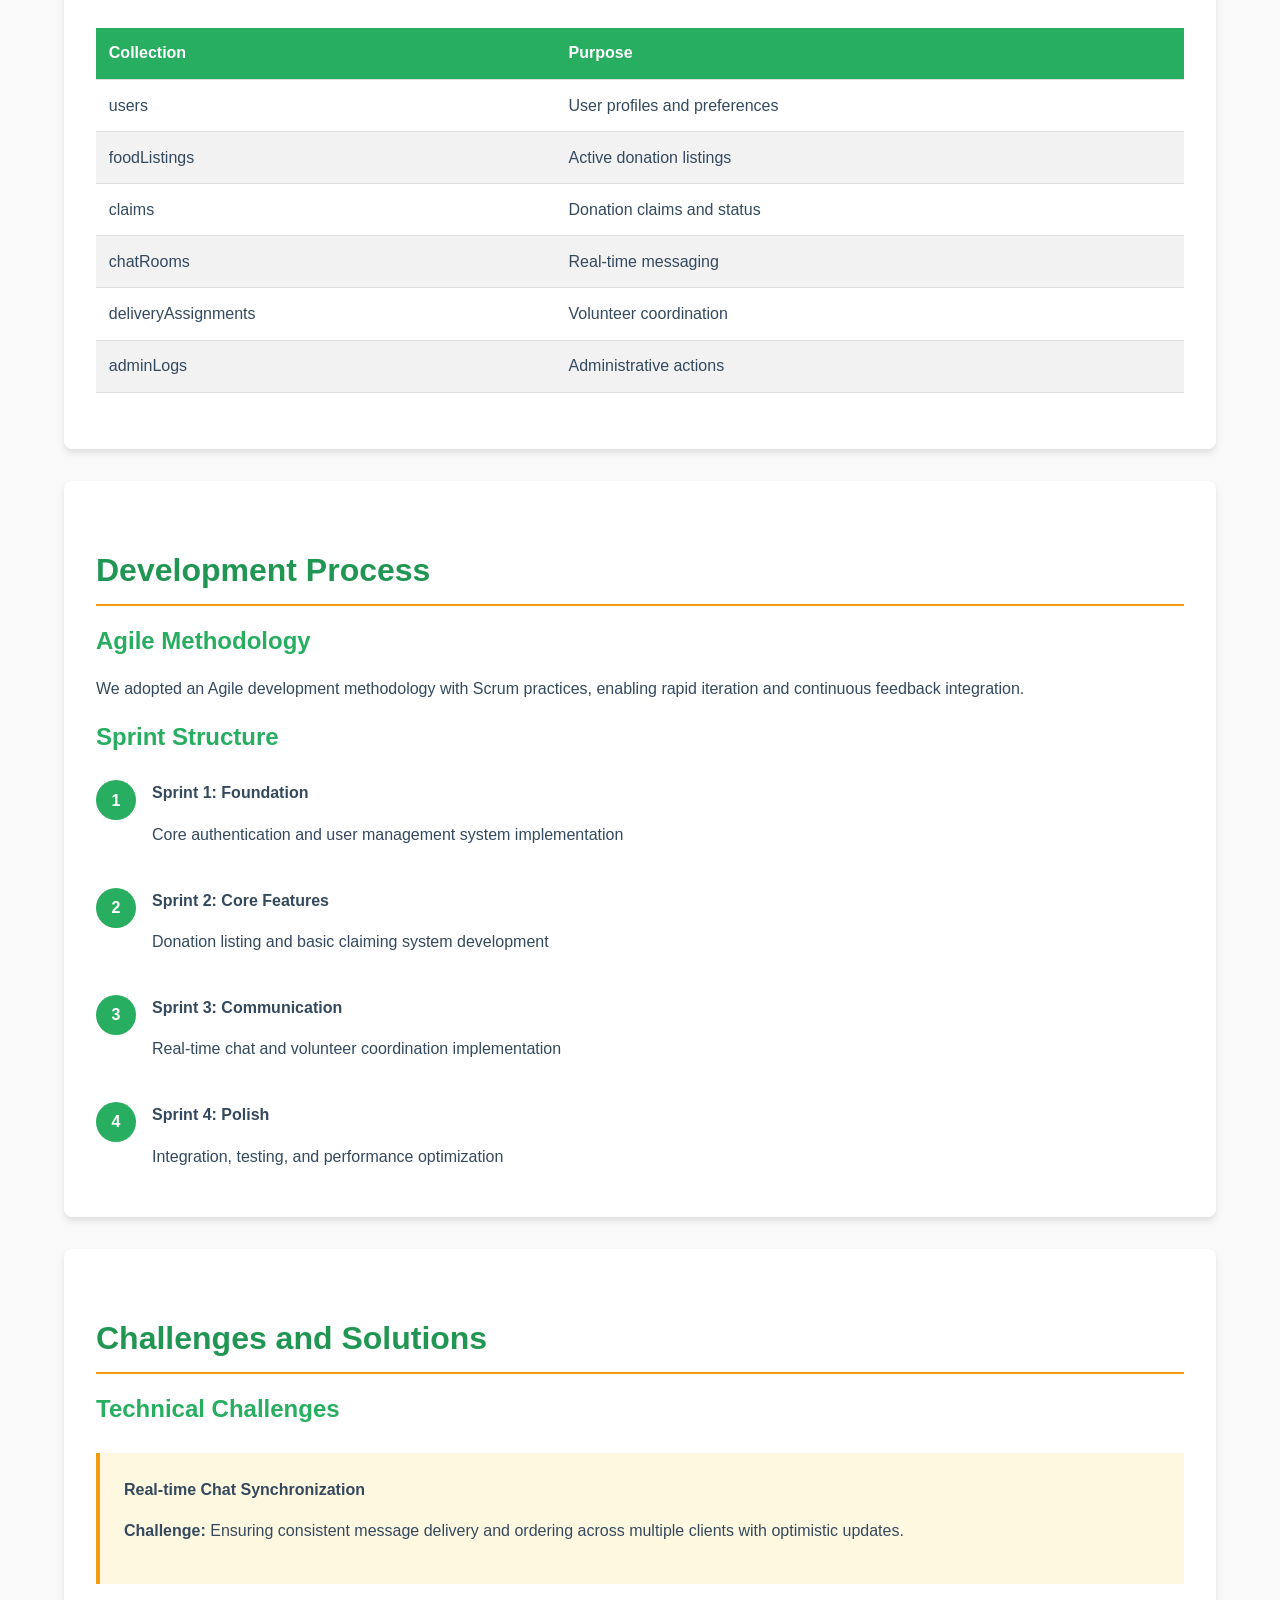
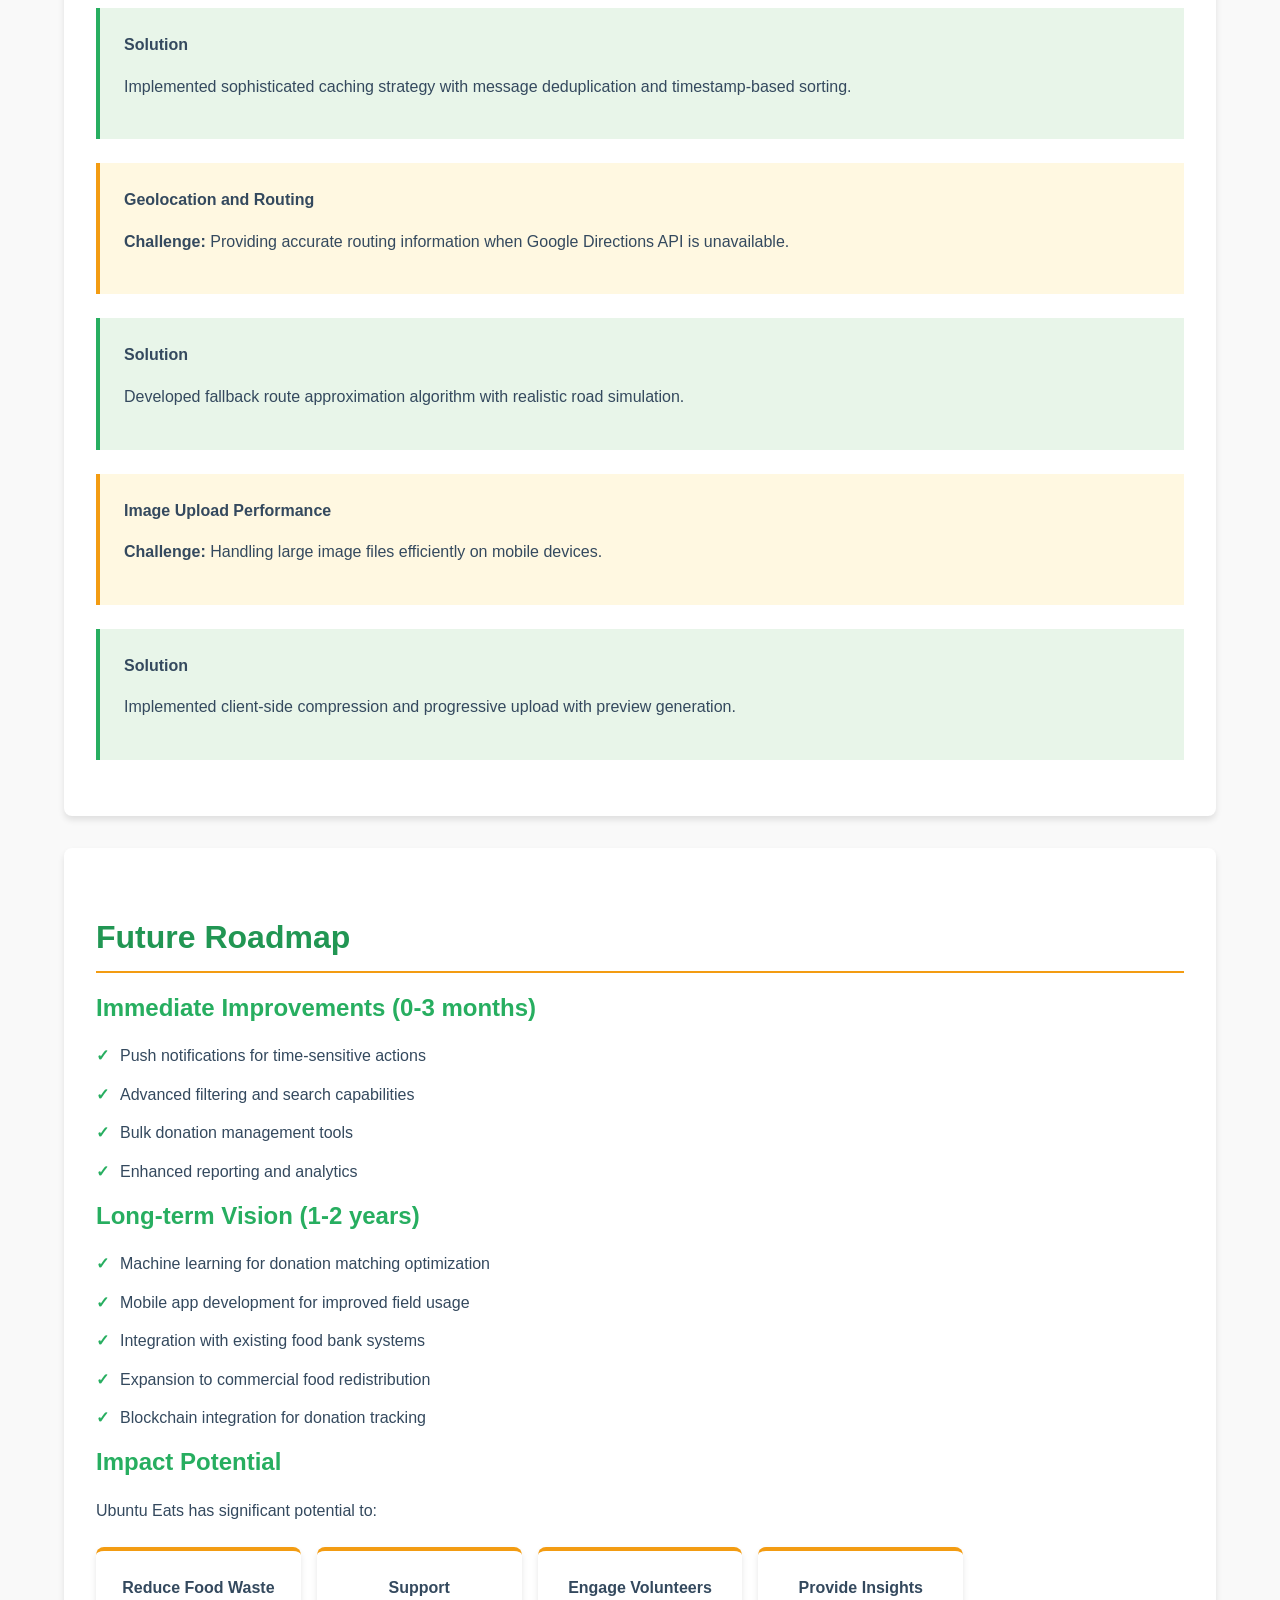
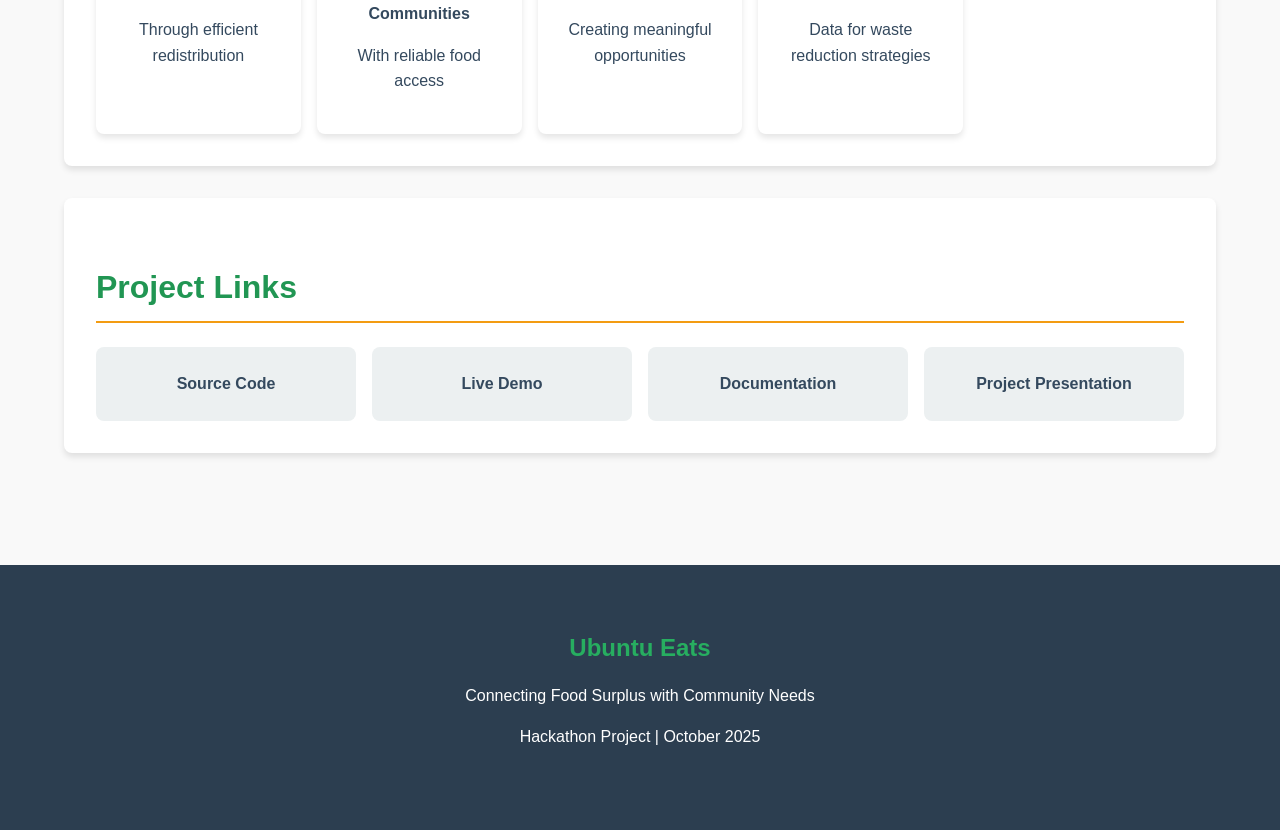
<file: project-ubuntu-eats.html>
<!DOCTYPE html>
<html lang="en">
  <head>
    <meta charset="UTF-8" />
    <meta name="viewport" content="width=device-width, initial-scale=1.0" />
    <title>Ubuntu Eats - Food Waste Reduction Platform</title>
    <style>
      :root {
        --primary: #27ae60;
        --primary-dark: #219653;
        --secondary: #f39c12;
        --accent: #e74c3c;
        --light: #ecf0f1;
        --dark: #2c3e50;
        --text: #34495e;
        --shadow: 0 4px 6px rgba(0, 0, 0, 0.1);
        --transition: all 0.3s ease;
      }

      * {
        margin: 0;
        padding: 0;
        box-sizing: border-box;
        font-family: "Segoe UI", Tahoma, Geneva, Verdana, sans-serif;
      }

      body {
        background-color: #f9f9f9;
        color: var(--text);
        line-height: 1.6;
      }

      header {
        background: linear-gradient(
          135deg,
          var(--primary),
          var(--primary-dark)
        );
        color: white;
        padding: 2rem 0;
        text-align: center;
        box-shadow: var(--shadow);
        position: relative;
      }

      .back-button {
        position: absolute;
        left: 2rem;
        top: 50%;
        transform: translateY(-50%);
        background: rgba(255, 255, 255, 0.2);
        color: white;
        border: none;
        padding: 0.5rem 1rem;
        border-radius: 4px;
        cursor: pointer;
        font-weight: bold;
        transition: var(--transition);
        display: flex;
        align-items: center;
        gap: 0.5rem;
      }

      .back-button:hover {
        background: rgba(255, 255, 255, 0.3);
        transform: translateY(-50%) translateX(-5px);
      }

      .container {
        width: 90%;
        max-width: 1200px;
        margin: 0 auto;
        padding: 2rem 0;
      }

      h1,
      h2,
      h3,
      h4 {
        margin-bottom: 1rem;
      }

      h1 {
        font-size: 2.5rem;
        margin-bottom: 0.5rem;
      }

      h2 {
        font-size: 2rem;
        border-bottom: 2px solid var(--secondary);
        padding-bottom: 0.5rem;
        margin-top: 2rem;
        color: var(--primary-dark);
      }

      h3 {
        font-size: 1.5rem;
        color: var(--primary);
      }

      p {
        margin-bottom: 1rem;
      }

      .tagline {
        font-size: 1.2rem;
        font-style: italic;
        margin-bottom: 1.5rem;
      }

      .section {
        background: white;
        border-radius: 8px;
        padding: 2rem;
        margin-bottom: 2rem;
        box-shadow: var(--shadow);
        transition: var(--transition);
      }

      .section:hover {
        transform: translateY(-5px);
        box-shadow: 0 10px 20px rgba(0, 0, 0, 0.1);
      }

      .role-grid,
      .feature-grid,
      .tech-grid {
        display: grid;
        grid-template-columns: repeat(auto-fill, minmax(280px, 1fr));
        gap: 1.5rem;
        margin-top: 1.5rem;
      }

      .card {
        background: var(--light);
        border-radius: 8px;
        padding: 1.5rem;
        transition: var(--transition);
        border-left: 4px solid var(--primary);
      }

      .card:hover {
        transform: translateY(-3px);
        box-shadow: var(--shadow);
      }

      .card h4 {
        color: var(--primary);
        margin-bottom: 0.5rem;
      }

      .impact-metrics {
        display: grid;
        grid-template-columns: repeat(auto-fill, minmax(200px, 1fr));
        gap: 1rem;
        margin-top: 1.5rem;
      }

      .metric-card {
        background: white;
        border-radius: 8px;
        padding: 1.5rem;
        text-align: center;
        box-shadow: var(--shadow);
        border-top: 4px solid var(--secondary);
      }

      .metric-value {
        font-size: 2rem;
        font-weight: bold;
        color: var(--primary);
        margin: 0.5rem 0;
      }

      .btn {
        display: inline-block;
        background: var(--primary);
        color: white;
        padding: 0.8rem 1.5rem;
        border-radius: 4px;
        text-decoration: none;
        font-weight: bold;
        transition: var(--transition);
        border: none;
        cursor: pointer;
      }

      .btn:hover {
        background: var(--primary-dark);
        transform: translateY(-2px);
      }

      .links {
        display: flex;
        flex-wrap: wrap;
        gap: 1rem;
        margin-top: 1.5rem;
      }

      .link-card {
        flex: 1;
        min-width: 200px;
        background: var(--light);
        border-radius: 8px;
        padding: 1.5rem;
        text-align: center;
        transition: var(--transition);
      }

      .link-card:hover {
        background: var(--primary);
        color: white;
      }

      .link-card a {
        color: inherit;
        text-decoration: none;
        font-weight: bold;
      }

      table {
        width: 100%;
        border-collapse: collapse;
        margin: 1.5rem 0;
      }

      th,
      td {
        padding: 0.8rem;
        text-align: left;
        border-bottom: 1px solid #ddd;
      }

      th {
        background-color: var(--primary);
        color: white;
      }

      tr:nth-child(even) {
        background-color: #f2f2f2;
      }

      .feature-list {
        list-style-type: none;
        padding-left: 0;
      }

      .feature-list li {
        margin-bottom: 0.8rem;
        padding-left: 1.5rem;
        position: relative;
      }

      .feature-list li:before {
        content: "✓";
        color: var(--primary);
        font-weight: bold;
        position: absolute;
        left: 0;
      }

      .phase-timeline {
        display: flex;
        flex-direction: column;
        gap: 1.5rem;
        margin-top: 1.5rem;
      }

      .phase {
        display: flex;
        gap: 1rem;
        align-items: flex-start;
      }

      .phase-number {
        background: var(--primary);
        color: white;
        width: 40px;
        height: 40px;
        border-radius: 50%;
        display: flex;
        align-items: center;
        justify-content: center;
        font-weight: bold;
        flex-shrink: 0;
      }

      .phase-content {
        flex: 1;
      }

      footer {
        background: var(--dark);
        color: white;
        text-align: center;
        padding: 2rem 0;
        margin-top: 3rem;
      }

      .quote {
        font-style: italic;
        margin: 1.5rem 0;
        padding: 1rem;
        border-left: 4px solid var(--secondary);
        background: #f8f9fa;
      }

      .challenge-box {
        background: #fff8e1;
        border-left: 4px solid var(--secondary);
        padding: 1.5rem;
        margin: 1.5rem 0;
      }

      .solution-box {
        background: #e8f5e9;
        border-left: 4px solid var(--primary);
        padding: 1.5rem;
        margin: 1.5rem 0;
      }

      @media (max-width: 768px) {
        .role-grid,
        .feature-grid,
        .tech-grid,
        .impact-metrics {
          grid-template-columns: 1fr;
        }

        h1 {
          font-size: 2rem;
        }

        h2 {
          font-size: 1.5rem;
        }

        .links {
          flex-direction: column;
        }

        .back-button {
          position: relative;
          left: 0;
          top: 0;
          transform: none;
          margin-bottom: 1rem;
          align-self: flex-start;
        }

        header {
          display: flex;
          flex-direction: column;
          align-items: center;
          padding: 1.5rem 0;
        }
      }
    </style>
  </head>
  <body>
    <header>
      <button class="back-button" onclick="goBack()">
        <span>←</span> Back
      </button>
      <div class="container">
        <h1>Ubuntu Eats</h1>
        <p class="tagline">Connecting Food Surplus with Community Needs</p>
        <p>Hackathon Project Report | October 20, 2025</p>
      </div>
    </header>

    <div class="container">
      <section class="section">
        <h2>Executive Summary</h2>
        <p>
          Ubuntu Eats is an innovative food redistribution platform designed to
          combat food waste and address food insecurity. The application
          connects food donors (restaurants, supermarkets, individuals) with
          recipients (NGOs, charities, volunteers) to ensure surplus food
          reaches those in need rather than going to waste.
        </p>

        <div class="quote">
          "Approximately one-third of all food produced worldwide goes to waste
          while millions face food insecurity. Ubuntu Eats addresses this
          paradox by creating a digital marketplace for surplus food
          redistribution."
        </div>

        <h3>Key Features</h3>
        <div class="feature-grid">
          <div class="card">
            <h4>Food Donation Portal</h4>
            <p>
              Streamlined interface for donors to list surplus food with images,
              descriptions, and pickup details
            </p>
          </div>
          <div class="card">
            <h4>Real-time Matching System</h4>
            <p>
              Intelligent matching of food donations with nearby NGOs and
              volunteers
            </p>
          </div>
          <div class="card">
            <h4>Integrated Chat System</h4>
            <p>Secure real-time messaging between donors and recipients</p>
          </div>
          <div class="card">
            <h4>Volunteer Delivery Management</h4>
            <p>Complete workflow for volunteer food transportation</p>
          </div>
          <div class="card">
            <h4>Multi-role Dashboard</h4>
            <p>
              Tailored interfaces for donors, NGOs, volunteers, and
              administrators
            </p>
          </div>
          <div class="card">
            <h4>Smart Routing</h4>
            <p>
              Integrated maps with route optimization for efficient food
              delivery
            </p>
          </div>
        </div>

        <h3>Hackathon Impact</h3>
        <div class="impact-metrics">
          <div class="metric-card">
            <h4>Real-time Matching</h4>
            <div class="metric-value">✓</div>
            <p>Food redistribution matching</p>
          </div>
          <div class="metric-card">
            <h4>Waste Reduction</h4>
            <div class="metric-value">✓</div>
            <p>Immediate surplus allocation</p>
          </div>
          <div class="metric-card">
            <h4>Volunteer Coordination</h4>
            <div class="metric-value">✓</div>
            <p>Streamlined delivery management</p>
          </div>
          <div class="metric-card">
            <h4>Transparent Tracking</h4>
            <div class="metric-value">✓</div>
            <p>Donation tracking system</p>
          </div>
        </div>
      </section>

      <section class="section">
        <h2>User Role System</h2>
        <p>
          The platform supports four distinct user roles, each with tailored
          interfaces and capabilities:
        </p>

        <div class="role-grid">
          <div class="card">
            <h4>Donors</h4>
            <p>Restaurants, supermarkets, and individuals with surplus food</p>
            <ul class="feature-list">
              <li>Food listing creation</li>
              <li>Image upload with drag-and-drop</li>
              <li>Real-time status tracking</li>
              <li>Chat with claimers</li>
            </ul>
          </div>
          <div class="card">
            <h4>NGOs/Recipients</h4>
            <p>Charities and organizations serving communities in need</p>
            <ul class="feature-list">
              <li>Browse available donations</li>
              <li>Real-time claiming system</li>
              <li>Filtering and search capabilities</li>
              <li>Integrated chat with donors</li>
            </ul>
          </div>
          <div class="card">
            <h4>Volunteers</h4>
            <p>Individuals helping with food transportation</p>
            <ul class="feature-list">
              <li>Available delivery opportunities</li>
              <li>Route planning assistance</li>
              <li>Delivery status management</li>
              <li>Navigation integration</li>
            </ul>
          </div>
          <div class="card">
            <h4>Administrators</h4>
            <p>Platform oversight and management</p>
            <ul class="feature-list">
              <li>Donation approval system</li>
              <li>User management</li>
              <li>Platform analytics</li>
              <li>System monitoring</li>
            </ul>
          </div>
        </div>
      </section>

      <section class="section">
        <h2>Technical Architecture</h2>

        <h3>Frontend Architecture</h3>
        <div class="tech-grid">
          <div class="card">
            <h4>React.js 18+</h4>
            <p>Functional Components with Hooks</p>
          </div>
          <div class="card">
            <h4>Role-based Routing</h4>
            <p>React Router for navigation</p>
          </div>
          <div class="card">
            <h4>Real-time State Management</h4>
            <p>Firebase Integration</p>
          </div>
          <div class="card">
            <h4>Google Maps API</h4>
            <p>Map integration and routing</p>
          </div>
        </div>

        <h3>Backend Architecture</h3>
        <div class="tech-grid">
          <div class="card">
            <h4>Firebase Ecosystem</h4>
            <p>Complete backend solution</p>
          </div>
          <div class="card">
            <h4>Firestore Database</h4>
            <p>NoSQL database for real-time data</p>
          </div>
          <div class="card">
            <h4>Firebase Authentication</h4>
            <p>Secure user management</p>
          </div>
          <div class="card">
            <h4>Cloud Functions</h4>
            <p>Serverless backend with Node.js</p>
          </div>
        </div>

        <h3>Database Design</h3>
        <p>
          The Firestore database is structured around collections that support
          the platform's core functionality:
        </p>
        <table>
          <thead>
            <tr>
              <th>Collection</th>
              <th>Purpose</th>
            </tr>
          </thead>
          <tbody>
            <tr>
              <td>users</td>
              <td>User profiles and preferences</td>
            </tr>
            <tr>
              <td>foodListings</td>
              <td>Active donation listings</td>
            </tr>
            <tr>
              <td>claims</td>
              <td>Donation claims and status</td>
            </tr>
            <tr>
              <td>chatRooms</td>
              <td>Real-time messaging</td>
            </tr>
            <tr>
              <td>deliveryAssignments</td>
              <td>Volunteer coordination</td>
            </tr>
            <tr>
              <td>adminLogs</td>
              <td>Administrative actions</td>
            </tr>
          </tbody>
        </table>
      </section>

      <section class="section">
        <h2>Development Process</h2>

        <h3>Agile Methodology</h3>
        <p>
          We adopted an Agile development methodology with Scrum practices,
          enabling rapid iteration and continuous feedback integration.
        </p>

        <h3>Sprint Structure</h3>
        <div class="phase-timeline">
          <div class="phase">
            <div class="phase-number">1</div>
            <div class="phase-content">
              <h4>Sprint 1: Foundation</h4>
              <p>
                Core authentication and user management system implementation
              </p>
            </div>
          </div>
          <div class="phase">
            <div class="phase-number">2</div>
            <div class="phase-content">
              <h4>Sprint 2: Core Features</h4>
              <p>Donation listing and basic claiming system development</p>
            </div>
          </div>
          <div class="phase">
            <div class="phase-number">3</div>
            <div class="phase-content">
              <h4>Sprint 3: Communication</h4>
              <p>Real-time chat and volunteer coordination implementation</p>
            </div>
          </div>
          <div class="phase">
            <div class="phase-number">4</div>
            <div class="phase-content">
              <h4>Sprint 4: Polish</h4>
              <p>Integration, testing, and performance optimization</p>
            </div>
          </div>
        </div>
      </section>

      <section class="section">
        <h2>Challenges and Solutions</h2>

        <h3>Technical Challenges</h3>

        <div class="challenge-box">
          <h4>Real-time Chat Synchronization</h4>
          <p>
            <strong>Challenge:</strong> Ensuring consistent message delivery and
            ordering across multiple clients with optimistic updates.
          </p>
        </div>
        <div class="solution-box">
          <h4>Solution</h4>
          <p>
            Implemented sophisticated caching strategy with message
            deduplication and timestamp-based sorting.
          </p>
        </div>

        <div class="challenge-box">
          <h4>Geolocation and Routing</h4>
          <p>
            <strong>Challenge:</strong> Providing accurate routing information
            when Google Directions API is unavailable.
          </p>
        </div>
        <div class="solution-box">
          <h4>Solution</h4>
          <p>
            Developed fallback route approximation algorithm with realistic road
            simulation.
          </p>
        </div>

        <div class="challenge-box">
          <h4>Image Upload Performance</h4>
          <p>
            <strong>Challenge:</strong> Handling large image files efficiently
            on mobile devices.
          </p>
        </div>
        <div class="solution-box">
          <h4>Solution</h4>
          <p>
            Implemented client-side compression and progressive upload with
            preview generation.
          </p>
        </div>
      </section>

      <section class="section">
        <h2>Future Roadmap</h2>

        <h3>Immediate Improvements (0-3 months)</h3>
        <ul class="feature-list">
          <li>Push notifications for time-sensitive actions</li>
          <li>Advanced filtering and search capabilities</li>
          <li>Bulk donation management tools</li>
          <li>Enhanced reporting and analytics</li>
        </ul>

        <h3>Long-term Vision (1-2 years)</h3>
        <ul class="feature-list">
          <li>Machine learning for donation matching optimization</li>
          <li>Mobile app development for improved field usage</li>
          <li>Integration with existing food bank systems</li>
          <li>Expansion to commercial food redistribution</li>
          <li>Blockchain integration for donation tracking</li>
        </ul>

        <h3>Impact Potential</h3>
        <p>Ubuntu Eats has significant potential to:</p>
        <div class="impact-metrics">
          <div class="metric-card">
            <h4>Reduce Food Waste</h4>
            <p>Through efficient redistribution</p>
          </div>
          <div class="metric-card">
            <h4>Support Communities</h4>
            <p>With reliable food access</p>
          </div>
          <div class="metric-card">
            <h4>Engage Volunteers</h4>
            <p>Creating meaningful opportunities</p>
          </div>
          <div class="metric-card">
            <h4>Provide Insights</h4>
            <p>Data for waste reduction strategies</p>
          </div>
        </div>
      </section>

      <section class="section">
        <h2>Project Links</h2>
        <div class="links">
          <div class="link-card">
            <a href="https://github.com/UBUNTU-EATS/Ubuntu" target="_blank"
              >Source Code</a
            >
          </div>
          <div class="link-card">
            <a href="#" target="_blank">Live Demo</a>
          </div>
          <div class="link-card">
            <a href="#" target="_blank">Documentation</a>
          </div>
          <div class="link-card">
            <a href="#" target="_blank">Project Presentation</a>
          </div>
        </div>
      </section>
    </div>

    <footer>
      <div class="container">
        <h3>Ubuntu Eats</h3>
        <p>Connecting Food Surplus with Community Needs</p>
        <p>Hackathon Project | October 2025</p>
      </div>
    </footer>

    <script>
      function goBack() {
        // Go back to the previous page in browser history
        window.history.back();
      }
    </script>
  </body>
</html>
</file>
